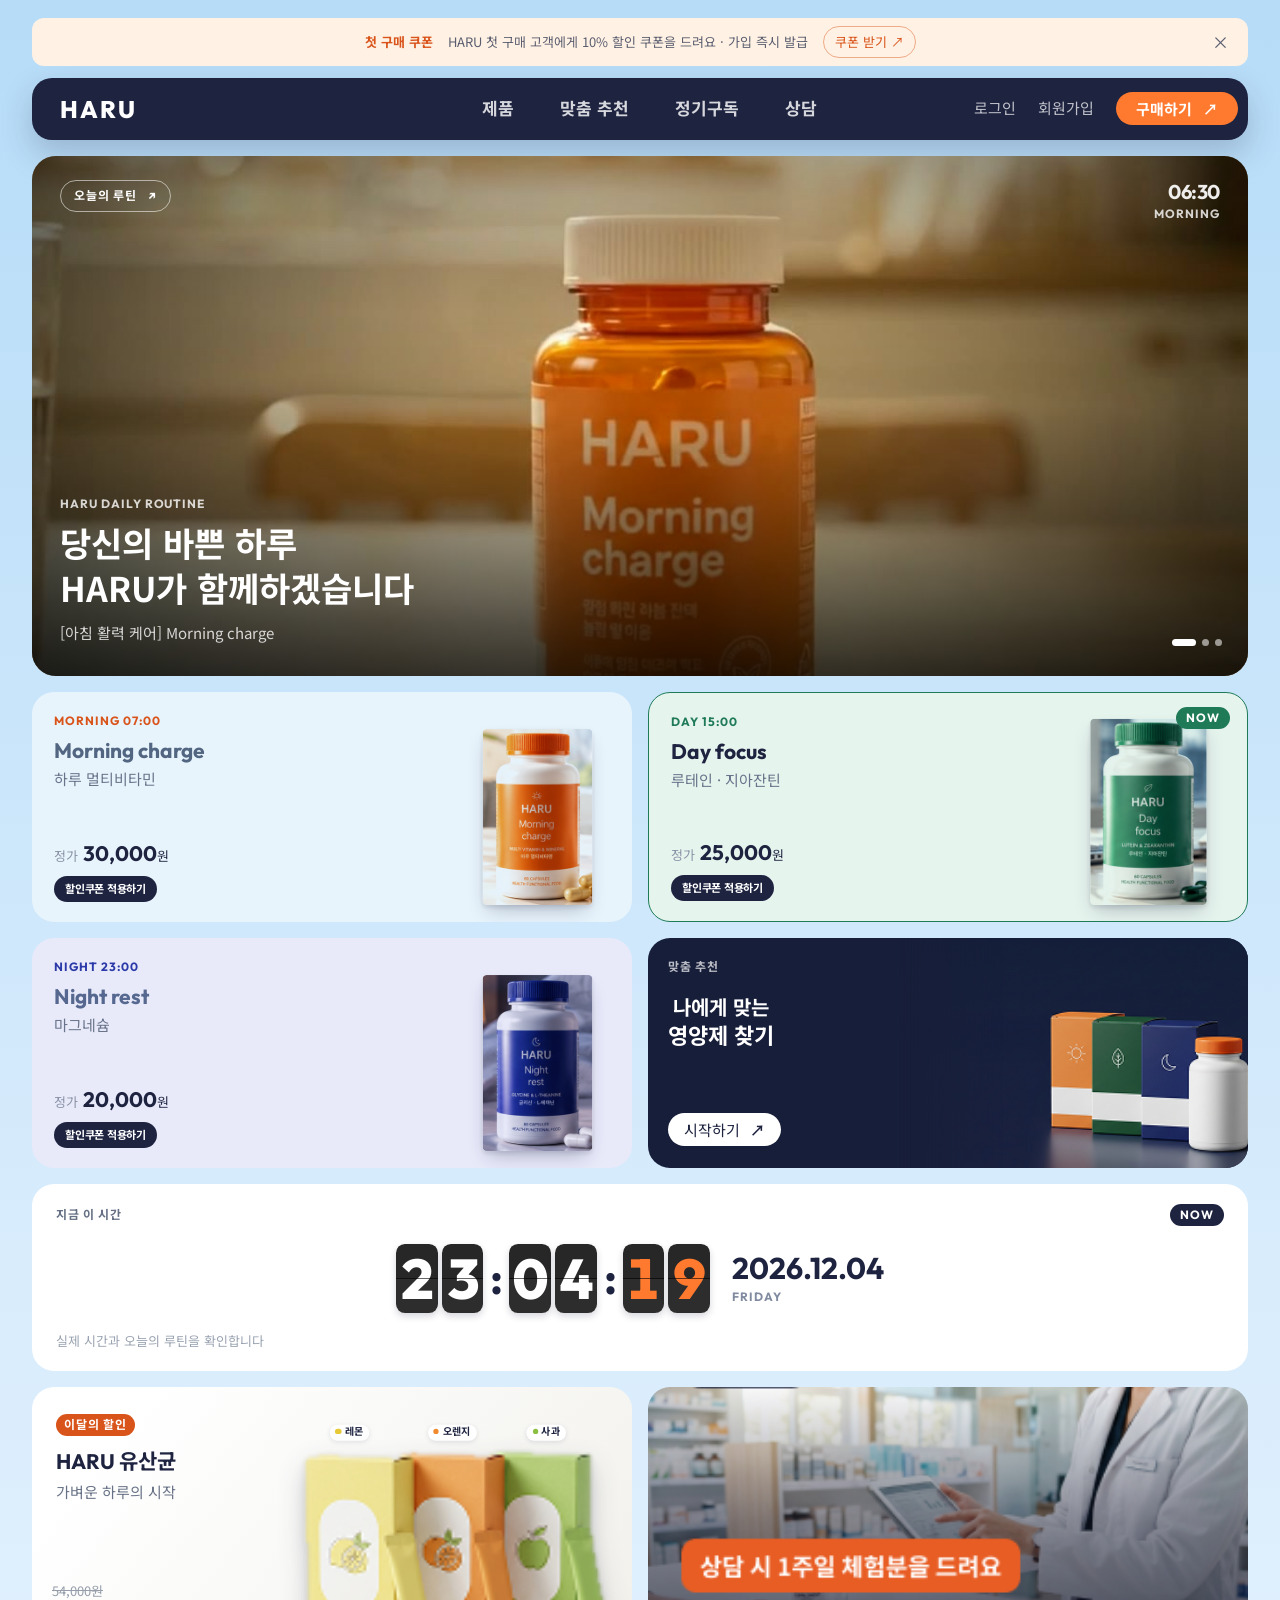
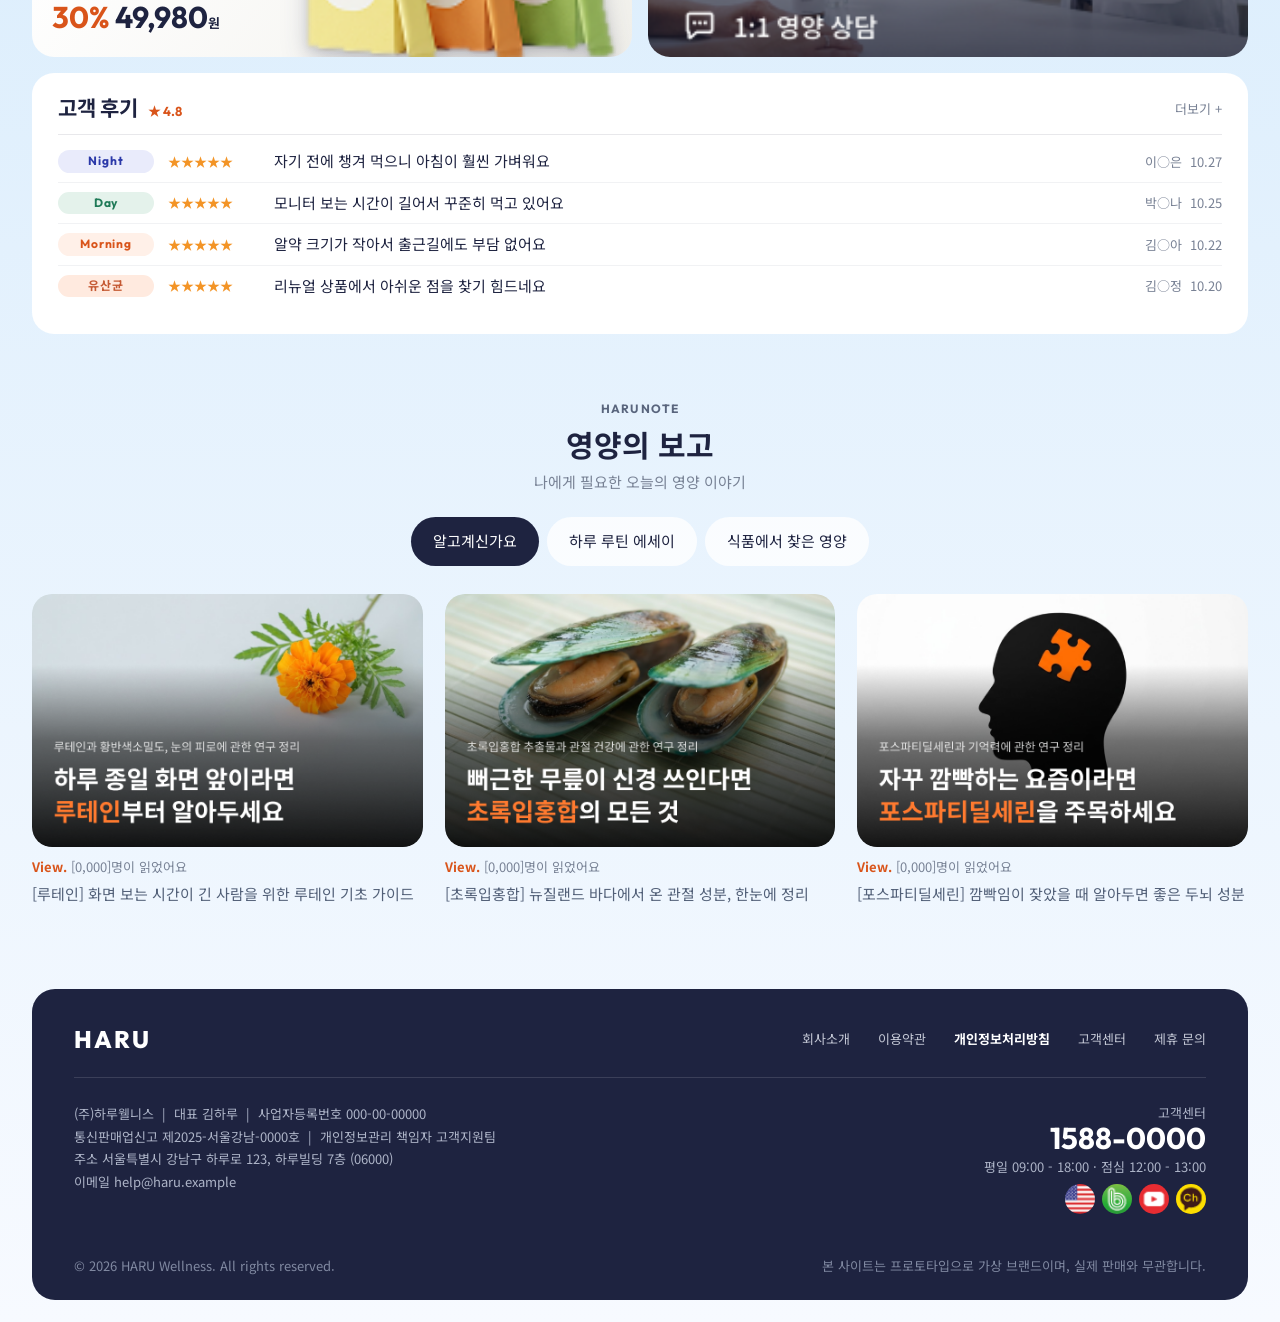
<file: index.html>
<!doctype html>
<html lang="ko">
<head>
  <meta charset="utf-8">
  <meta name="viewport" content="width=device-width, initial-scale=1">
  <meta name="theme-color" content="#c9e6fb">
  <meta name="description" content="하루의 리듬을 위한 맞춤 영양 루틴, HARU">
  <title>HARU — 당신의 하루, 시간마다 필요한 한 알</title>
  <link rel="preconnect" href="https://fonts.googleapis.com">
  <link rel="preconnect" href="https://fonts.gstatic.com" crossorigin>
  <link href="https://fonts.googleapis.com/css2?family=Outfit:wght@500;700;800&family=Noto+Sans+KR:wght@400;500;700&display=swap" rel="stylesheet">
  <link rel="stylesheet" href="https://cdnjs.cloudflare.com/ajax/libs/font-awesome/6.5.2/css/all.min.css" crossorigin="anonymous" referrerpolicy="no-referrer">
  <link rel="stylesheet" href="styles.css">
  <script src="script.js" defer></script>
  <script src="nav.js" defer></script>
  <script src="product-detail.js" defer></script>
  <script src="dialogs.js" defer></script>
</head>
<body>
  <div class="announcement">
    <span><strong>첫 구매 쿠폰</strong><span>HARU 첫 구매 고객에게 10% 할인 쿠폰을 드려요 · 가입 즉시 발급</span></span>
    <a href="#products">쿠폰 받기 <span aria-hidden="true">↗</span></a>
    <button class="announcement-close" type="button" aria-label="공지 닫기">×</button>
  </div>

  <header class="site-header shell">
    <a class="wordmark" href="#top" aria-label="HARU 홈">HARU</a>
    <button class="menu-toggle" type="button" aria-expanded="false" aria-controls="main-nav" aria-label="메뉴 열기"><i></i><i></i></button>
    <nav id="main-nav" class="main-nav" aria-label="주 메뉴">
      <a href="#products">제품</a><a href="#recommend" data-dialog-open="recommend-dialog" aria-haspopup="dialog">맞춤 추천</a><a href="#routine" data-dialog-open="subscribe-dialog" aria-haspopup="dialog">정기구독</a><a href="#consult" data-dialog-open="consult-dialog" aria-haspopup="dialog">상담</a><a class="nav-mobile-only" href="login.html">로그인</a><a class="nav-mobile-only" href="signup.html">회원가입</a>
    </nav>
    <div class="header-actions"><a href="login.html">로그인</a><a href="signup.html">회원가입</a><a class="outline-button" href="#products" data-dialog-open="shop-dialog" aria-haspopup="dialog">구매하기 <span>↗</span></a></div>
  </header>

  <main id="top" class="shell">
    <section class="hero-grid" aria-label="HARU 하루 영양 루틴">
      <a class="hero-card" href="#products">
        <video class="hero-video" autoplay muted loop playsinline poster="images/video/haru_hero_poster.jpg" aria-label="하루를 보내는 직장인과 HARU 제품">
          <source src="images/video/haru_hero.mp4?v=2" type="video/mp4">
        </video>
        <div class="hero-shade"></div>
        <span class="eyebrow hero-label">오늘의 루틴 <span>↗</span></span>
        <div class="hero-time" data-scene-clock><strong data-scene-time>06:30</strong><span data-scene-label>MORNING</span></div>
        <div class="hero-copy"><span class="eyebrow">HARU DAILY ROUTINE</span><h1>당신의 바쁜 하루<br>HARU가 함께하겠습니다</h1><p data-scene-care>[아침 활력 케어] Morning charge</p></div>
        <span class="hero-pagination" aria-hidden="true"><i></i><i></i><i></i></span>
      </a>

      <div class="hero-side">
        <div class="product-tile morning" data-detail="morning-charge" data-scene-at="3.3">
          <button class="tile-open" type="button" aria-expanded="false" aria-controls="detail-morning-charge" aria-label="Morning charge 상세 보기"></button>
          <div class="tile-summary"><span class="eyebrow">MORNING 07:00</span><h2>Morning charge</h2><p>하루 멀티비타민</p><p class="tile-price"><span>정가</span> <b>30,000</b>원</p><a class="coupon-btn" href="#products">할인쿠폰 적용하기</a></div><img src="images/products/bottle_morning.png" alt="HARU Morning charge">
          <section class="tile-detail" id="detail-morning-charge" aria-label="Morning charge 상세" hidden>
            <button class="detail-close" type="button" aria-label="상세 닫기">×</button>
             <header class="detail-head">
              <span class="eyebrow">MORNING 07:00</span>
              <h2>Morning charge</h2>
              <i class="detail-bar" aria-hidden="true"><b></b><b></b><b></b></i>
              <p class="detail-sub">아침 루틴 멀티비타민 · 미네랄</p>
            </header>
            <p class="detail-lead">알람이 울리고 하루가 시작되는 시간. 바쁜 아침에도 한 알로 기본을 챙길 수 있도록, 에너지 대사에 필요한 <strong>비타민 B군</strong>과 <strong>비타민 C·D, 아연</strong>을 한 캡슐에 담았습니다.</p>
            <div class="detail-check">
              <h3><i class="fa-solid fa-clipboard-check" aria-hidden="true"></i>아침에 Morning charge를 챙기는 이유</h3>
              <ul>
                <li><i class="fa-solid fa-bolt" aria-hidden="true"></i>비타민 B1·B2, 탄수화물과 에너지 대사, 체내 에너지 생성에 필요</li>
                <li><i class="fa-solid fa-shield-heart" aria-hidden="true"></i>비타민 C, 유해산소로부터 세포를 보호하는 데 필요</li>
                <li><i class="fa-solid fa-shield-halved" aria-hidden="true"></i>아연, 정상적인 면역 기능에 필요</li>
              </ul>
              <p class="detail-source">[출처] 식품의약품안전처, 건강기능식품 기능성 원료 &lt;비타민 B1·B2·C, 아연&gt;</p>
            </div>
            
            
            <figure class="detail-visual">
              <img class="detail-bottle" src="images/products/bottle_morning.png" alt="">
              <img class="detail-photo" src="images/details/morning_kitchen.jpg" alt="아침 식탁 위의 Morning charge">
            </figure>
            <footer class="detail-foot">
              <p class="tile-price"><span>정가</span> <b>30,000</b>원</p>
              <a class="coupon-btn" href="#products">할인쿠폰 적용하기</a>
              <a class="detail-shop" href="#products">공식 쇼핑몰 바로 가기 <span aria-hidden="true">↗</span></a>
            </footer>
          </section>
        </div>
        <div class="product-tile day" data-detail="day-focus" data-scene-at="11">
          <button class="tile-open" type="button" aria-expanded="false" aria-controls="detail-day-focus" aria-label="Day focus 상세 보기"></button>
          <div class="tile-summary"><span class="eyebrow">DAY 15:00</span><h2>Day focus</h2><p>루테인 · 지아잔틴</p><p class="tile-price"><span>정가</span> <b>25,000</b>원</p><a class="coupon-btn" href="#products">할인쿠폰 적용하기</a></div><span class="new-badge">NOW</span><img src="images/products/bottle_day.png" alt="HARU Day focus">
          <section class="tile-detail" id="detail-day-focus" aria-label="Day focus 상세" hidden>
            <button class="detail-close" type="button" aria-label="상세 닫기">×</button>
            <header class="detail-head">
              <span class="eyebrow">DAY 15:00</span>
              <h2>Day focus</h2>
              <i class="detail-bar" aria-hidden="true"><b></b><b></b><b></b></i>
              <p class="detail-sub">화면 앞의 오후를 위한 루테인 · 지아잔틴</p>
            </header>
            <p class="detail-lead">모니터 앞에서 보내는 긴 오후. 하루 종일 화면을 보는 눈을 위해 <strong>마리골드꽃추출물 루테인</strong>과 <strong>비타민 A</strong>를 하루 한 캡슐로 챙길 수 있게 했습니다.</p>
            <div class="detail-check">
              <h3><i class="fa-solid fa-clipboard-check" aria-hidden="true"></i>오후에 Day focus를 챙기는 이유</h3>
              <ul>
                <li><i class="fa-solid fa-eye" aria-hidden="true"></i>루테인, 노화로 인해 감소될 수 있는 황반색소밀도를 유지하여 눈 건강에 도움을 줄 수 있음</li>
                <li><i class="fa-solid fa-moon" aria-hidden="true"></i>비타민 A, 어두운 곳에서 시각 적응을 위해 필요</li>
                <li><i class="fa-solid fa-capsules" aria-hidden="true"></i>하루 한 캡슐, 점심 식사 후 물과 함께</li>
              </ul>
              <p class="detail-source">[출처] 식품의약품안전처, 건강기능식품 기능성 원료 &lt;루테인, 비타민 A&gt;</p>
            </div>
            <figure class="detail-visual">
              <img class="detail-bottle" src="images/products/bottle_day.png" alt="">
              <img class="detail-photo" src="images/details/day_marigold.jpg" alt="루테인 원료인 마리골드 꽃">
            </figure>
            <footer class="detail-foot">
              <p class="tile-price"><span>정가</span> <b>25,000</b>원</p>
              <a class="coupon-btn" href="#products">할인쿠폰 적용하기</a>
              <a class="detail-shop" href="#products">공식 쇼핑몰 바로 가기 <span aria-hidden="true">↗</span></a>
            </footer>
          </section>
        </div>
        <div class="product-tile night" data-detail="night-rest" data-scene-at="20">
          <button class="tile-open" type="button" aria-expanded="false" aria-controls="detail-night-rest" aria-label="Night rest 상세 보기"></button>
          <div class="tile-summary"><span class="eyebrow">NIGHT 23:00</span><h2>Night rest</h2><p>마그네슘</p><p class="tile-price"><span>정가</span> <b>20,000</b>원</p><a class="coupon-btn" href="#products">할인쿠폰 적용하기</a></div><img src="images/products/bottle_night.png" alt="HARU Night rest">
          <section class="tile-detail" id="detail-night-rest" aria-label="Night rest 상세" hidden>
            <button class="detail-close" type="button" aria-label="상세 닫기">×</button>
            <header class="detail-head">
              <span class="eyebrow">NIGHT 23:00</span>
              <h2>Night rest</h2>
              <i class="detail-bar" aria-hidden="true"><b></b><b></b><b></b></i>
              <p class="detail-sub">하루를 마무리하는 마그네슘</p>
            </header>
            <p class="detail-lead">바쁘게 움직인 하루 끝, 식사만으로 챙기기 어려운 <strong>마그네슘</strong>을 <strong>하루 한 알</strong>로 간편하게 채울 수 있도록 담았습니다.</p>
            <div class="detail-check">
              <h3><i class="fa-solid fa-clipboard-check" aria-hidden="true"></i>Night rest가 다른 이유</h3>
              <ul>
                <li><i class="fa-solid fa-dumbbell" aria-hidden="true"></i>신경과 근육 기능 유지에 필요한 마그네슘</li>
                <li><i class="fa-solid fa-bolt" aria-hidden="true"></i>에너지 이용에 필요한 마그네슘</li>
                <li><i class="fa-solid fa-wheat-awn" aria-hidden="true"></i>견과류·곡류를 자주 챙기기 어려운 식단이라면</li>
                <li><i class="fa-solid fa-moon" aria-hidden="true"></i>하루를 마무리하는 밤, 한 알로 간편하게</li>
              </ul>
              <p class="detail-source">[출처] 식품의약품안전처, 건강기능식품 기능성원료 &lt;마그네슘&gt;</p>
            </div>
            <figure class="detail-visual">
              <img class="detail-bottle" src="images/products/bottle_night.png" alt="">
              <img class="detail-photo" src="images/details/night_bed.jpg" alt="잠자리에 드는 모습">
            </figure>
            <footer class="detail-foot">
              <p class="tile-price"><span>정가</span> <b>20,000</b>원</p>
              <a class="coupon-btn" href="#products">할인쿠폰 적용하기</a>
              <a class="detail-shop" href="#products">공식 쇼핑몰 바로 가기 <span aria-hidden="true">↗</span></a>
            </footer>
          </section>
        </div>
        <a class="recommend-tile" href="#recommend" data-dialog-open="recommend-dialog" aria-haspopup="dialog"><div><span class="eyebrow">맞춤 추천</span><h2>나에게 맞는<br><span class="rec-strong">영양제 찾기</span></h2><span class="pill-link">시작하기 <b>↗</b></span></div><img src="images/products/box_set.png" alt="HARU 세 가지 시간대별 제품 박스"></a>
        <div class="clock-card" id="routine"><div class="clock-top"><span class="eyebrow">지금 이 시간</span><span class="now-badge">NOW</span></div><div class="clock-bottom"><time class="digital-clock" aria-label="현재 시각" data-clock><span class="flip-group"><span class="flip" data-flip>1</span><span class="flip" data-flip>5</span></span><b>:</b><span class="flip-group"><span class="flip" data-flip>0</span><span class="flip" data-flip>3</span></span><b>:</b><span class="flip-group seconds"><span class="flip" data-flip>0</span><span class="flip" data-flip>0</span></span></time><div class="date-block"><strong data-date>2026.10.28</strong><span data-weekday>WEDNESDAY</span></div></div><p>실제 시간과 오늘의 루틴을 확인합니다</p></div>
      </div>
    </section>

    <section class="quick-grid" id="products" aria-label="제품과 고객 후기">
      <a class="deal-card" href="#recommend"><span class="deal-tag">이달의 할인</span><h2>HARU 유산균</h2><p>가벼운 하루의 시작</p><div class="price"><del>54,000원</del><strong>30%</strong><b>49,980<small>원</small></b></div><div class="deal-visual"><img src="images/products/gut_balance.png" alt="HARU 유산균 레몬·오렌지·사과 3가지 맛"><ul class="deal-flavors"><li class="lemon">레몬</li><li class="orange">오렌지</li><li class="apple">사과</li></ul></div></a>
      <div class="review-card"><div class="review-heading"><h2>고객 후기 <span>★ 4.8</span></h2><a href="#footer">더보기 +</a></div><ul class="review-list"><li><span class="review-kind">Night</span><span class="stars">★★★★★</span><p>자기 전에 챙겨 먹으니 아침이 훨씬 가벼워요</p><small>이○은&nbsp; 10.27</small></li><li><span class="review-kind green">Day</span><span class="stars">★★★★★</span><p>모니터 보는 시간이 길어서 꾸준히 먹고 있어요</p><small>박○나&nbsp; 10.25</small></li><li><span class="review-kind orange">Morning</span><span class="stars">★★★★★</span><p>알약 크기가 작아서 출근길에도 부담 없어요</p><small>김○아&nbsp; 10.22</small></li><li><span class="review-kind peach">유산균</span><span class="stars">★★★★★</span><p>리뉴얼 상품에서 아쉬운 점을 찾기 힘드네요</p><small>김○정&nbsp; 10.20</small></li></ul></div>
      <a class="consult-card" id="consult" href="mailto:help@haru.example" data-dialog-open="consult-dialog" aria-haspopup="dialog"><img src="images/consult.png" alt=""><span class="consult-chip sr-only">상담 / 문의</span><div class="consult-copy sr-only"><strong>상담 시 주의할 점을 알려드려요</strong><span>◉ 1:1 영양 상담</span><span>🟡 카카오톡 채널</span></div></a>
    </section>

    <section class="journal-section" id="recommend">
      <div class="section-heading"><span class="eyebrow">HARU NOTE</span><h2>영양의 보고</h2><p>나에게 필요한 오늘의 영양 이야기</p></div>
      <div class="filter-tabs" role="group" aria-label="콘텐츠 분류"><button class="active" type="button" aria-pressed="true">알고계신가요</button><button type="button" aria-pressed="false">하루 루틴 에세이</button><button type="button" aria-pressed="false">식품에서 찾은 영양</button></div>
      <div class="article-grid">
        <a class="article-card article-lutein" href="#footer"><div class="article-visual"><img src="images/journal/lutein.png" alt="" loading="lazy"></div><div class="article-body sr-only"><span class="eyebrow">루테인과 눈 건강의 관계</span><h3>하루 종일 화면 앞이라면<br><em>루테인</em>부터 알아두세요</h3></div><p><strong>View.</strong> [0,000]명이 읽었어요</p><div class="article-desc">[루테인] 화면 보는 시간이 긴 사람을 위한 루테인 기초 가이드</div></a>
        <a class="article-card article-joint" href="#footer"><div class="article-visual"><img src="images/journal/joint.png" alt="" loading="lazy"></div><div class="article-body sr-only"><span class="eyebrow">초록입홍합 속 영양 이야기</span><h3>뻐근한 무릎이 신경 쓰인다면<br><em>초록입홍합</em>의 모든 것</h3></div><p><strong>View.</strong> [0,000]명이 읽었어요</p><div class="article-desc">[초록입홍합] 뉴질랜드 바다에서 온 관절 성분, 한눈에 정리</div></a>
        <a class="article-card article-focus" href="#footer"><div class="article-visual"><img src="images/journal/focus.png" alt="" loading="lazy"></div><div class="article-body sr-only"><span class="eyebrow">편안한 밤을 만드는 습관</span><h3>자꾸 깜빡하는 요즘이라면<br><em>포스파티딜세린</em>을 주목하세요</h3></div><p><strong>View.</strong> [0,000]명이 읽었어요</p><div class="article-desc">[포스파티딜세린] 깜빡임이 잦았을 때 알아두면 좋은 두뇌 성분</div></a>
      </div>
    </section>
  </main>

  <footer class="site-footer shell" id="footer"><div class="footer-top"><a class="wordmark" href="#top">HARU</a><nav aria-label="회사 정보"><a href="#footer">회사소개</a><a href="#footer">이용약관</a><a href="#footer"><strong>개인정보처리방침</strong></a><a href="#consult">고객센터</a><a href="#products">제휴 문의</a></nav></div><div class="footer-content"><div><p>(주)하루웰니스&nbsp; |&nbsp; 대표 김하루&nbsp; |&nbsp; 사업자등록번호 000-00-00000</p><p>통신판매업신고 제2025-서울강남-0000호&nbsp; |&nbsp; 개인정보관리 책임자 고객지원팀</p><p>주소 서울특별시 강남구 하루로 123, 하루빌딩 7층 (06000)</p><p>이메일 <a href="mailto:help@haru.example">help@haru.example</a></p></div><div class="footer-contact"><span>고객센터</span><strong>1588-0000</strong><p>평일 09:00 - 18:00 · 점심 12:00 - 13:00</p><div class="socials" aria-label="소셜 미디어"><a href="#footer" aria-label="글로벌 사이트"><img src="images/sns/global.png" alt=""></a><a href="#footer" aria-label="네이버 밴드"><img src="images/sns/band.png" alt=""></a><a href="#footer" aria-label="유튜브"><img src="images/sns/youtube.png" alt=""></a><a href="#footer" aria-label="카카오톡 채널"><img src="images/sns/kakao.png" alt=""></a></div></div></div><div class="footer-bottom"><span>© 2026 HARU Wellness. All rights reserved.</span><span>본 사이트는 프로토타입으로 가상 브랜드이며, 실제 판매와 무관합니다.</span></div></footer>

  <!-- 맞춤 추천 신청: '나에게 맞는 영양제 찾기'를 누르면 열림 (recommend.js) -->
  <dialog class="rec-dialog" id="recommend-dialog" aria-labelledby="rec-title">
    <form class="rec-form" method="dialog" novalidate>
      <button class="rec-close" type="button" data-rec-close aria-label="닫기">×</button>
      <header class="rec-head">
        <span class="eyebrow">맞춤 추천</span>
        <h2 id="rec-title">나에게 맞는 영양제 찾기</h2>
        <p>몇 가지만 알려 주시면 전문 약사가 확인 후 개별로 안내해 드립니다.</p>
      </header>

      <div class="rec-grid">
        <label class="rec-field"><span>이름 <em>*</em></span><input name="name" type="text" autocomplete="name" required placeholder="홍길동"></label>
        <label class="rec-field"><span>나이 <em>*</em></span><input name="age" type="number" inputmode="numeric" min="1" max="120" required placeholder="35"></label>

        <fieldset class="rec-field rec-span">
          <legend>성별 <em>*</em></legend>
          <div class="rec-choices">
            <label><input type="radio" name="gender" value="female" required><span>여성</span></label>
            <label><input type="radio" name="gender" value="male"><span>남성</span></label>
          </div>
        </fieldset>

        <label class="rec-field"><span>키 <em>*</em></span><span class="rec-unit"><input name="height" type="number" inputmode="decimal" min="50" max="250" step="0.1" required placeholder="165"><i>cm</i></span></label>
        <label class="rec-field"><span>몸무게 <em>*</em></span><span class="rec-unit"><input name="weight" type="number" inputmode="decimal" min="10" max="300" step="0.1" required placeholder="58"><i>kg</i></span></label>

        <fieldset class="rec-field rec-span">
          <legend>관심 있는 건강 고민 <small>(여러 개 선택)</small></legend>
          <div class="rec-choices">
            <label><input type="checkbox" name="concern" value="fatigue"><span>피로·활력</span></label>
            <label><input type="checkbox" name="concern" value="eye"><span>눈 건강</span></label>
            <label><input type="checkbox" name="concern" value="sleep"><span>수면·긴장</span></label>
            <label><input type="checkbox" name="concern" value="gut"><span>장 건강</span></label>
            <label><input type="checkbox" name="concern" value="immune"><span>면역</span></label>
          </div>
        </fieldset>

        <label class="rec-field rec-span"><span>복용 중인 약·영양제</span><textarea name="medication" rows="3" placeholder="예) 혈압약(아침 1알), 오메가3 · 없으면 비워 두세요"></textarea><small>약과 함께 먹으면 안 되는 성분이 있는지 약사가 확인해 드려요.</small></label>

        <label class="rec-field rec-span"><span>연락처 <em>*</em></span><input name="phone" type="tel" inputmode="tel" autocomplete="tel" required pattern="01[016789]-?\d{3,4}-?\d{4}" placeholder="010-1234-5678"></label>
      </div>

      <fieldset class="rec-terms">
        <legend>개인정보 동의</legend>
        <label class="rec-terms-all"><input type="checkbox" data-rec-all><span>아래 내용에 모두 동의합니다</span></label>
        <div class="rec-term">
          <label><input type="checkbox" name="agree-privacy" required><span><em>[필수]</em> 개인정보 수집·이용 동의</span></label>
          <button class="rec-term-more" type="button" aria-expanded="false" aria-controls="rec-term-privacy">보기</button>
          <dl class="rec-term-body" id="rec-term-privacy" hidden>
            <dt>수집 항목</dt><dd>이름, 나이, 성별, 연락처</dd>
            <dt>이용 목적</dt><dd>맞춤 상담 안내 및 연락</dd>
            <dt>보유 기간</dt><dd>상담 완료 후 1년</dd>
          </dl>
        </div>
        <div class="rec-term">
          <label><input type="checkbox" name="agree-health" required><span><em>[필수]</em> 건강정보(민감정보) 처리 동의</span></label>
          <button class="rec-term-more" type="button" aria-expanded="false" aria-controls="rec-term-health">보기</button>
          <dl class="rec-term-body" id="rec-term-health" hidden>
            <dt>수집 항목</dt><dd>키, 몸무게, 복용 중인 약·영양제, 건강 고민</dd>
            <dt>이용 목적</dt><dd>약사의 맞춤 영양제 추천 및 복용 주의 안내</dd>
            <dt>보유 기간</dt><dd>상담 완료 후 1년</dd>
          </dl>
        </div>
        <p class="rec-terms-note">동의를 거부할 수 있으며, 거부하시면 맞춤 상담 신청이 제한됩니다.</p>
      </fieldset>

      <p class="rec-error" role="alert" hidden></p>
      <button class="rec-submit" type="submit">상담 신청하기</button>
    </form>

    <div class="rec-done" hidden>
      <button class="rec-close" type="button" data-rec-close aria-label="닫기">×</button>
      <i class="fa-solid fa-user-doctor" aria-hidden="true"></i>
      <h2 tabindex="-1">신청이 완료됐어요</h2>
      <p>잠시 기다리시면 <strong>전문 약사</strong>가 남겨 주신 연락처로<br><strong>개별 문의 안내</strong>를 드립니다.</p>
      <small>평일 09:00 - 18:00 순차 연락 · 시연용 화면으로 실제 신청은 접수되지 않습니다.</small>
      <button class="rec-submit" type="button" data-rec-close>확인</button>
    </div>
  </dialog>

  <!-- 정기구독 신청: 헤더 '정기구독'을 누르면 열림 (dialogs.js) — 할인율은 data-discount(%) -->
  <dialog class="rec-dialog" id="subscribe-dialog" aria-labelledby="sub-title">
    <form class="rec-form sub-form" method="dialog" novalidate>
      <button class="rec-close" type="button" data-rec-close aria-label="닫기">×</button>
      <header class="rec-head">
        <span class="eyebrow">정기구독</span>
        <h2 id="sub-title">원하는 주기로, 더 저렴하게</h2>
        <p>제품과 배송 주기를 고르면 정기구독 할인이 바로 적용돼요. 다음 배송 전까지 언제든 해지할 수 있어요.</p>
      </header>

      <fieldset class="rec-field">
        <legend>제품 선택 <em>*</em> <small>(여러 개 선택)</small></legend>
        <div class="sub-products">
          <label><input type="checkbox" name="product" value="Morning charge" data-price="30000"><img src="images/products/bottle_morning.png" alt=""><b>Morning charge</b><span>멀티비타민</span><strong>30,000원</strong></label>
          <label><input type="checkbox" name="product" value="Day focus" data-price="25000"><img src="images/products/bottle_day.png" alt=""><b>Day focus</b><span>루테인·지아잔틴</span><strong>25,000원</strong></label>
          <label><input type="checkbox" name="product" value="Night rest" data-price="20000"><img src="images/products/bottle_night.png" alt=""><b>Night rest</b><span>마그네슘</span><strong>20,000원</strong></label>
        </div>
        <small>1개월분 정가 기준</small>
      </fieldset>

      <fieldset class="rec-field sub-cycle-field">
        <legend>배송 주기 <em>*</em></legend>
        <div class="sub-cycles">
          <label><input type="radio" name="cycle" value="1" data-discount="10" required checked><span><b>1개월마다</b><small>1개월분씩 배송</small><em>10% 할인</em></span></label>
          <label><input type="radio" name="cycle" value="3" data-discount="15"><span><b>3개월마다</b><small>3개월분씩 배송</small><em>15% 할인</em></span></label>
          <label><input type="radio" name="cycle" value="5" data-discount="20"><span><b>5개월마다</b><small>5개월분씩 배송</small><em>20% 할인</em></span></label>
        </div>
      </fieldset>

      <dl class="sub-summary" aria-live="polite">
        <div><dt>정가</dt><dd data-sub-list>0원</dd></div>
        <div><dt>정기구독 할인 <span data-sub-rate>10%</span></dt><dd class="minus" data-sub-off>-0원</dd></div>
        <div class="total"><dt>회당 결제 금액</dt><dd data-sub-total>0원</dd></div>
      </dl>

      <div class="rec-grid sub-ship">
        <label class="rec-field"><span>받는 분 <em>*</em></span><input name="name" type="text" autocomplete="name" required placeholder="홍길동"></label>
        <label class="rec-field"><span>연락처 <em>*</em></span><input name="phone" type="tel" inputmode="tel" autocomplete="tel" required pattern="01[016789]-?\d{3,4}-?\d{4}" placeholder="010-1234-5678"></label>
        <label class="rec-field rec-span"><span>배송지 <em>*</em></span><input name="address" type="text" autocomplete="street-address" required placeholder="서울시 강남구 하루로 123, 7층"></label>
      </div>

      <fieldset class="rec-terms">
        <legend>개인정보 동의</legend>
        <div class="rec-term">
          <label><input type="checkbox" name="agree-privacy" required><span><em>[필수]</em> 개인정보 수집·이용 동의</span></label>
          <button class="rec-term-more" type="button" aria-expanded="false" aria-controls="sub-term-privacy">보기</button>
          <dl class="rec-term-body" id="sub-term-privacy" hidden>
            <dt>수집 항목</dt><dd>받는 분 이름, 연락처, 배송지</dd>
            <dt>이용 목적</dt><dd>정기구독 상품 배송 및 배송 안내</dd>
            <dt>보유 기간</dt><dd>구독 해지 후 5년 (전자상거래법에 따른 보관)</dd>
          </dl>
        </div>
        <p class="rec-terms-note">동의를 거부할 수 있으며, 거부하시면 정기구독 신청이 제한됩니다.</p>
      </fieldset>

      <p class="rec-error" role="alert" hidden></p>
      <button class="rec-submit" type="submit">정기구독 신청하기</button>
    </form>

    <div class="rec-done" hidden>
      <button class="rec-close" type="button" data-rec-close aria-label="닫기">×</button>
      <i class="fa-solid fa-box-open" aria-hidden="true"></i>
      <h2 tabindex="-1">정기구독 신청이 완료됐어요</h2>
      <p data-sub-done></p>
      <small>시연용 화면으로 실제 신청·결제는 이루어지지 않습니다.</small>
      <button class="rec-submit" type="button" data-rec-close>확인</button>
    </div>
  </dialog>

  <!-- 상담 안내: 헤더 '상담'을 누르면 열림 (dialogs.js) -->
  <dialog class="rec-dialog consult-dialog" id="consult-dialog" aria-labelledby="consult-title">
    <div class="rec-done consult-body">
      <button class="rec-close" type="button" data-rec-close aria-label="닫기">×</button>
      <i class="fa-solid fa-headset" aria-hidden="true"></i>
      <h2 id="consult-title" tabindex="-1">무엇이든 편하게 물어보세요</h2>
      <p>제품·복용법·정기구독 문의는 카카오톡이나 전화로 상담해 드려요.</p>
      <div class="consult-actions">
        <!-- 실제 채널이 생기면 href를 https://pf.kakao.com/_채널ID/chat 으로 바꾸면 됨 -->
        <a class="consult-kakao" href="#consult" data-consult-kakao><i class="fa-solid fa-comment" aria-hidden="true"></i><span><b>카카오톡 상담</b><small>카카오톡에서 'HARU' 채널 검색</small></span></a>
        <a class="consult-tel" href="tel:1588-0000"><i class="fa-solid fa-phone" aria-hidden="true"></i><span><b>1588-0000</b><small>전화 상담</small></span></a>
      </div>
      <p class="consult-hours">평일 09:00 - 18:00 · 점심 12:00 - 13:00 · 주말·공휴일 휴무</p>
      <button class="consult-rec" type="button" data-dialog-open="recommend-dialog">약사 1:1 맞춤 상담 신청하기 <span aria-hidden="true">↗</span></button>
    </div>
  </dialog>

  <!-- 구매하기 안내: 헤더 '구매하기'를 누르면 열림 (dialogs.js) — 쇼핑몰이 생기면 버튼 href에 주소를 넣으면 됨 -->
  <dialog class="rec-dialog consult-dialog" id="shop-dialog" aria-labelledby="shop-title">
    <div class="rec-done">
      <button class="rec-close" type="button" data-rec-close aria-label="닫기">×</button>
      <i class="fa-solid fa-bag-shopping" aria-hidden="true"></i>
      <h2 id="shop-title" tabindex="-1">공식 쇼핑몰로 이동합니다</h2>
      <p>HARU 제품 구매는 공식 쇼핑몰에서 진행돼요.</p>
      <small>시연용 화면으로 실제 쇼핑몰은 연결되어 있지 않습니다.</small>
      <button class="rec-submit" type="button" data-rec-close>확인</button>
    </div>
  </dialog>
</body>
</html>
</file>
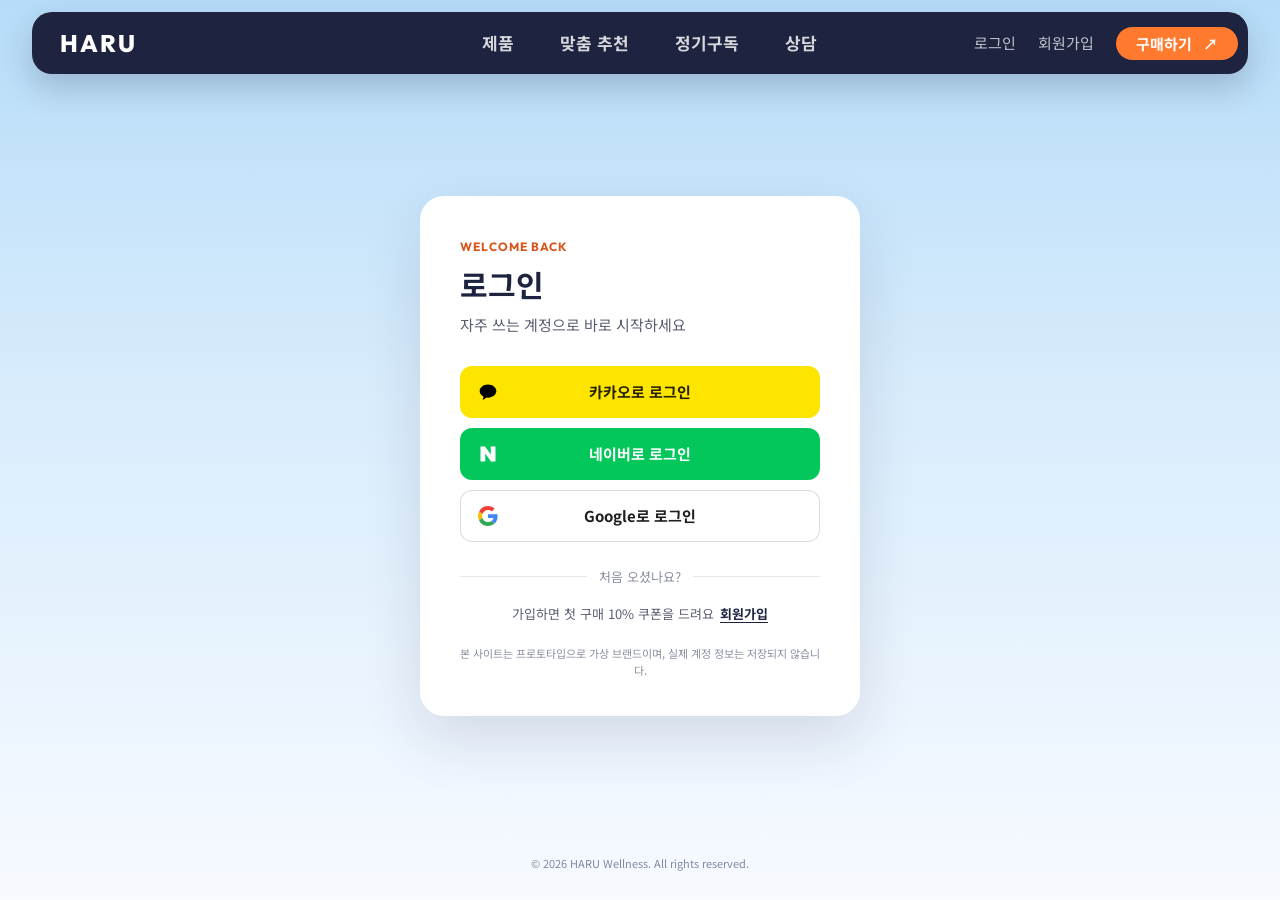
<file: login.html>
<!doctype html>
<html lang="ko">
<head>
  <meta charset="utf-8">
  <meta name="viewport" content="width=device-width, initial-scale=1">
  <meta name="theme-color" content="#c9e6fb">
  <meta name="description" content="HARU 로그인 — 카카오, 네이버, Google 계정으로 간편하게">
  <title>로그인 — HARU</title>
  <link rel="preconnect" href="https://fonts.googleapis.com">
  <link rel="preconnect" href="https://fonts.gstatic.com" crossorigin>
  <link href="https://fonts.googleapis.com/css2?family=Outfit:wght@500;700;800&family=Noto+Sans+KR:wght@400;500;700&display=swap" rel="stylesheet">
  <link rel="stylesheet" href="styles.css">
  <link rel="stylesheet" href="auth.css">
  <script src="nav.js" defer></script>
  <script src="auth.js" defer></script>
</head>
<body data-auth-mode="login">
  <header class="site-header shell">
    <a class="wordmark" href="index.html" aria-label="HARU 홈">HARU</a>
    <button class="menu-toggle" type="button" aria-expanded="false" aria-controls="main-nav" aria-label="메뉴 열기"><i></i><i></i></button>
    <nav id="main-nav" class="main-nav" aria-label="주 메뉴">
      <a href="index.html#products">제품</a><a href="index.html#recommend">맞춤 추천</a><a href="index.html#routine">정기구독</a><a href="index.html#consult">상담</a><a class="nav-mobile-only" href="login.html">로그인</a><a class="nav-mobile-only" href="signup.html">회원가입</a>
    </nav>
    <div class="header-actions"><a href="login.html" aria-current="page">로그인</a><a href="signup.html">회원가입</a><a class="outline-button" href="index.html#products">구매하기 <span>↗</span></a></div>
  </header>

  <main class="auth-main shell">
    <section class="auth-card" aria-labelledby="auth-title">
      <span class="eyebrow">WELCOME BACK</span>
      <h1 id="auth-title">로그인</h1>
      <p class="auth-lead">자주 쓰는 계정으로 바로 시작하세요</p>

      <div class="social-list">
        <button class="social-btn kakao" type="button" data-provider="kakao">
          <svg viewBox="0 0 24 24" aria-hidden="true"><path fill="#000" d="M12 3C6.48 3 2 6.54 2 10.9c0 2.8 1.86 5.27 4.66 6.67l-.95 3.48c-.08.3.26.54.52.37l4.13-2.74c.54.07 1.08.11 1.64.11 5.52 0 10-3.54 10-7.9S17.52 3 12 3z"/></svg>
          카카오로 로그인
        </button>
        <button class="social-btn naver" type="button" data-provider="naver">
          <svg viewBox="0 0 24 24" aria-hidden="true"><path fill="#fff" d="M15.3 12.6 8.4 3H3v18h5.7v-9.6l6.9 9.6H21V3h-5.7z"/></svg>
          네이버로 로그인
        </button>
        <button class="social-btn google" type="button" data-provider="google">
          <svg viewBox="0 0 48 48" aria-hidden="true"><path fill="#EA4335" d="M24 9.5c3.54 0 6.71 1.22 9.21 3.6l6.85-6.85C35.9 2.38 30.47 0 24 0 14.62 0 6.51 5.38 2.56 13.22l7.98 6.19C12.43 13.72 17.74 9.5 24 9.5z"/><path fill="#4285F4" d="M46.98 24.55c0-1.57-.15-3.09-.38-4.55H24v9.02h12.94c-.58 2.96-2.26 5.48-4.78 7.18l7.73 6c4.51-4.18 7.09-10.36 7.09-17.65z"/><path fill="#FBBC05" d="M10.53 28.59c-.48-1.45-.76-2.99-.76-4.59s.27-3.14.76-4.59l-7.98-6.19C.92 16.46 0 20.12 0 24c0 3.88.92 7.54 2.56 10.78l7.97-6.19z"/><path fill="#34A853" d="M24 48c6.48 0 11.93-2.13 15.89-5.81l-7.73-6c-2.15 1.45-4.92 2.3-8.16 2.3-6.26 0-11.57-4.22-13.47-9.91l-7.98 6.19C6.51 42.62 14.62 48 24 48z"/></svg>
          Google로 로그인
        </button>
      </div>

      <div class="auth-divider">처음 오셨나요?</div>
      <p class="auth-switch">가입하면 첫 구매 10% 쿠폰을 드려요<a href="signup.html">회원가입</a></p>
      <p class="auth-note">본 사이트는 프로토타입으로 가상 브랜드이며, 실제 계정 정보는 저장되지 않습니다.</p>
    </section>
  </main>

  <footer class="auth-footer">© 2026 HARU Wellness. All rights reserved.</footer>
  <div class="auth-toast" role="status" aria-live="polite"></div>
</body>
</html>
</file>
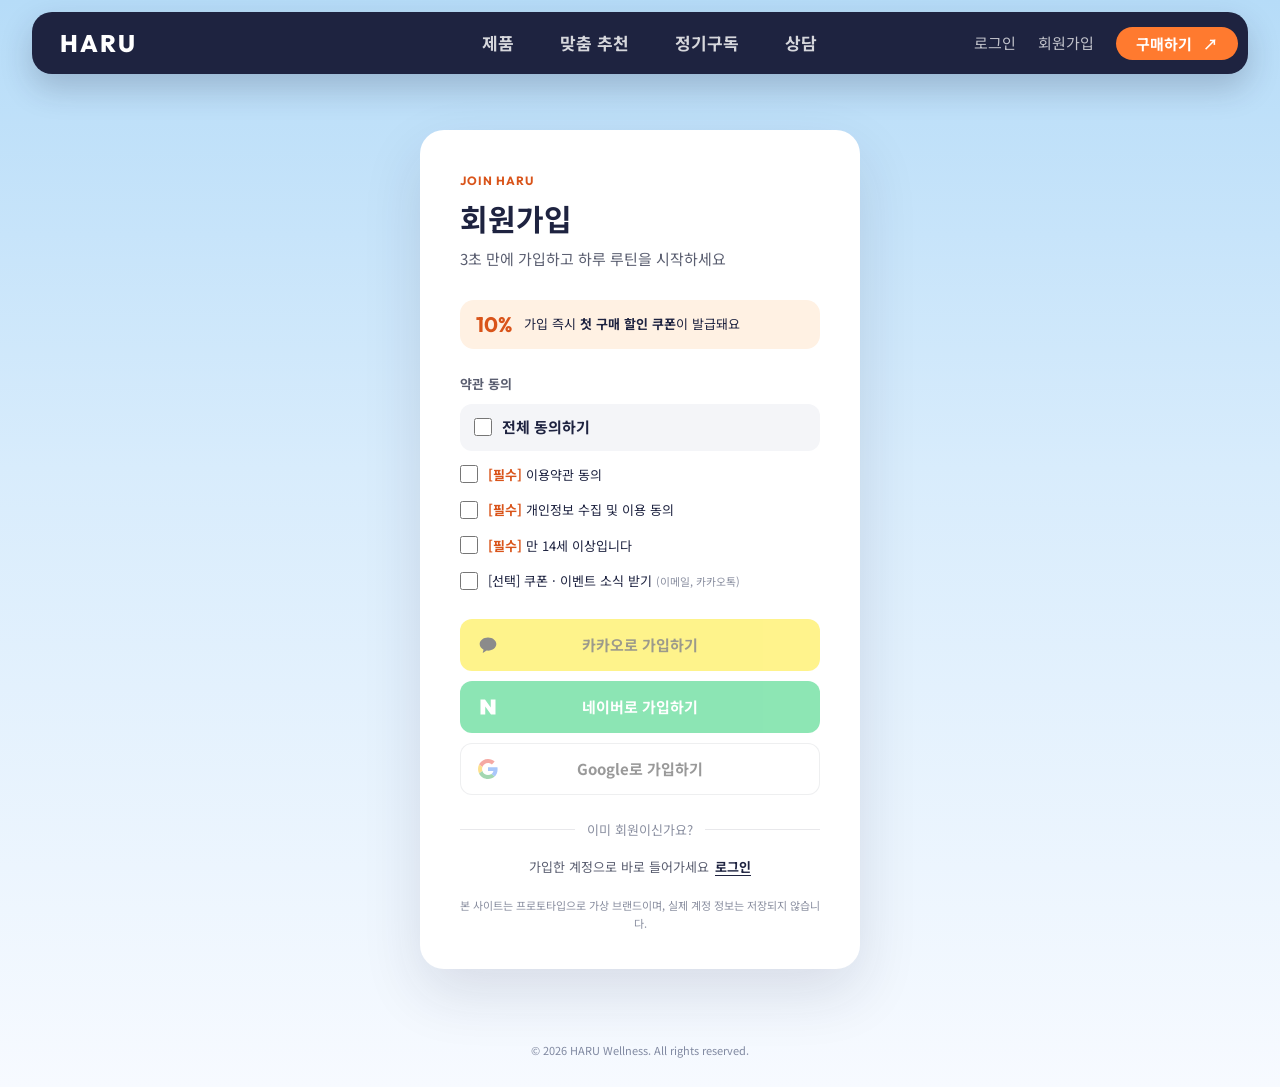
<file: signup.html>
<!doctype html>
<html lang="ko">
<head>
  <meta charset="utf-8">
  <meta name="viewport" content="width=device-width, initial-scale=1">
  <meta name="theme-color" content="#c9e6fb">
  <meta name="description" content="HARU 회원가입 — 카카오, 네이버, Google 계정으로 간편 가입">
  <title>회원가입 — HARU</title>
  <link rel="preconnect" href="https://fonts.googleapis.com">
  <link rel="preconnect" href="https://fonts.gstatic.com" crossorigin>
  <link href="https://fonts.googleapis.com/css2?family=Outfit:wght@500;700;800&family=Noto+Sans+KR:wght@400;500;700&display=swap" rel="stylesheet">
  <link rel="stylesheet" href="styles.css">
  <link rel="stylesheet" href="auth.css">
  <script src="nav.js" defer></script>
  <script src="auth.js" defer></script>
</head>
<body data-auth-mode="signup">
  <header class="site-header shell">
    <a class="wordmark" href="index.html" aria-label="HARU 홈">HARU</a>
    <button class="menu-toggle" type="button" aria-expanded="false" aria-controls="main-nav" aria-label="메뉴 열기"><i></i><i></i></button>
    <nav id="main-nav" class="main-nav" aria-label="주 메뉴">
      <a href="index.html#products">제품</a><a href="index.html#recommend">맞춤 추천</a><a href="index.html#routine">정기구독</a><a href="index.html#consult">상담</a><a class="nav-mobile-only" href="login.html">로그인</a><a class="nav-mobile-only" href="signup.html">회원가입</a>
    </nav>
    <div class="header-actions"><a href="login.html">로그인</a><a href="signup.html" aria-current="page">회원가입</a><a class="outline-button" href="index.html#products">구매하기 <span>↗</span></a></div>
  </header>

  <main class="auth-main shell">
    <section class="auth-card" aria-labelledby="auth-title">
      <span class="eyebrow">JOIN HARU</span>
      <h1 id="auth-title">회원가입</h1>
      <p class="auth-lead">3초 만에 가입하고 하루 루틴을 시작하세요</p>

      <p class="auth-perk"><b>10%</b><span>가입 즉시 <strong>첫 구매 할인 쿠폰</strong>이 발급돼요</span></p>

      <fieldset class="terms">
        <legend>약관 동의</legend>
        <label class="all"><input type="checkbox" data-terms-all> 전체 동의하기</label>
        <label><input type="checkbox" data-terms-item required> <span><em>[필수]</em> 이용약관 동의</span></label>
        <label><input type="checkbox" data-terms-item required> <span><em>[필수]</em> 개인정보 수집 및 이용 동의</span></label>
        <label><input type="checkbox" data-terms-item required> <span><em>[필수]</em> 만 14세 이상입니다</span></label>
        <label><input type="checkbox" data-terms-item> <span>[선택] 쿠폰 · 이벤트 소식 받기 <small>(이메일, 카카오톡)</small></span></label>
      </fieldset>

      <div class="social-list">
        <button class="social-btn kakao" type="button" data-provider="kakao">
          <svg viewBox="0 0 24 24" aria-hidden="true"><path fill="#000" d="M12 3C6.48 3 2 6.54 2 10.9c0 2.8 1.86 5.27 4.66 6.67l-.95 3.48c-.08.3.26.54.52.37l4.13-2.74c.54.07 1.08.11 1.64.11 5.52 0 10-3.54 10-7.9S17.52 3 12 3z"/></svg>
          카카오로 가입하기
        </button>
        <button class="social-btn naver" type="button" data-provider="naver">
          <svg viewBox="0 0 24 24" aria-hidden="true"><path fill="#fff" d="M15.3 12.6 8.4 3H3v18h5.7v-9.6l6.9 9.6H21V3h-5.7z"/></svg>
          네이버로 가입하기
        </button>
        <button class="social-btn google" type="button" data-provider="google">
          <svg viewBox="0 0 48 48" aria-hidden="true"><path fill="#EA4335" d="M24 9.5c3.54 0 6.71 1.22 9.21 3.6l6.85-6.85C35.9 2.38 30.47 0 24 0 14.62 0 6.51 5.38 2.56 13.22l7.98 6.19C12.43 13.72 17.74 9.5 24 9.5z"/><path fill="#4285F4" d="M46.98 24.55c0-1.57-.15-3.09-.38-4.55H24v9.02h12.94c-.58 2.96-2.26 5.48-4.78 7.18l7.73 6c4.51-4.18 7.09-10.36 7.09-17.65z"/><path fill="#FBBC05" d="M10.53 28.59c-.48-1.45-.76-2.99-.76-4.59s.27-3.14.76-4.59l-7.98-6.19C.92 16.46 0 20.12 0 24c0 3.88.92 7.54 2.56 10.78l7.97-6.19z"/><path fill="#34A853" d="M24 48c6.48 0 11.93-2.13 15.89-5.81l-7.73-6c-2.15 1.45-4.92 2.3-8.16 2.3-6.26 0-11.57-4.22-13.47-9.91l-7.98 6.19C6.51 42.62 14.62 48 24 48z"/></svg>
          Google로 가입하기
        </button>
      </div>

      <div class="auth-divider">이미 회원이신가요?</div>
      <p class="auth-switch">가입한 계정으로 바로 들어가세요<a href="login.html">로그인</a></p>
      <p class="auth-note">본 사이트는 프로토타입으로 가상 브랜드이며, 실제 계정 정보는 저장되지 않습니다.</p>
    </section>
  </main>

  <footer class="auth-footer">© 2026 HARU Wellness. All rights reserved.</footer>
  <div class="auth-toast" role="status" aria-live="polite"></div>
</body>
</html>
</file>
<file: styles.css>
@import url('https://fonts.googleapis.com/css2?family=DM+Sans:wght@400;500;600;700;800&family=Noto+Sans+KR:wght@400;500;600;700;800&display=swap');

:root{--ink:#1e2340;--muted:#758095;--orange:#d9541a;--green:#1f7a57;--night:#2b39a9;--sky:#c8e5fa;--line:rgba(30,35,64,.1);--paper:#fff;--font:'Noto Sans KR','Pretendard',sans-serif;--font-en:'Outfit','Noto Sans KR',sans-serif}*{box-sizing:border-box}html{scroll-behavior:smooth}body{margin:0;color:var(--ink);font-family:var(--font);background:linear-gradient(180deg,#b6dcf8 0,#d8ecfc 43%,#f7faff 100%);font-size:14px}a{color:inherit;text-decoration:none}button{font:inherit;color:inherit}.shell{width:min(1360px,calc(100% - 64px));margin-inline:auto}.announcement{height:42px;width:min(1360px,calc(100% - 64px));margin:18px auto 0;border-radius:12px;background:var(--ink);color:#fff;display:flex;align-items:center;justify-content:center;gap:15px;padding:0 20px;font-size:10px;position:relative}.announcement>span{display:flex;gap:15px;align-items:center}.announcement strong{font-size:11px}.announcement>span>span{color:#d7d9e3}.announcement>a{border:1px solid rgba(255,255,255,.55);border-radius:20px;padding:5px 11px;font-size:9px}.announcement-close{position:absolute;right:13px;border:0;background:none;color:#b9bed0;font-size:17px;cursor:pointer}.site-header{height:82px;display:flex;align-items:center;justify-content:space-between}.wordmark{font-size:25px;font-weight:800;letter-spacing:.04em}.wordmark span{font-size:8px;vertical-align:top;margin-left:2px}.main-nav,.header-actions{display:flex;align-items:center;gap:36px;font-size:12px}.main-nav a,.header-actions>a:not(.outline-button){color:#4b546b;transition:color .2s}.main-nav a:hover,.header-actions>a:hover{color:var(--orange)}.header-actions{gap:20px}.outline-button{border:1px solid var(--ink);border-radius:99px;padding:10px 18px;font-size:11px}.outline-button span{margin-left:7px}.menu-toggle{display:none}.hero-grid{display:grid;grid-template-columns:1.04fr 1fr;gap:16px}.hero-card{height:610px;min-height:500px;position:relative;overflow:hidden;border-radius:24px;color:#fff;background:#9c978a}.hero-video{position:absolute;inset:0;width:100%;height:100%;object-fit:cover}.hero-shade{position:absolute;inset:0;background:linear-gradient(180deg,rgba(20,25,35,.18),transparent 30%,rgba(0,0,0,.03) 48%,rgba(0,0,0,.76) 100%)}.hero-label{position:absolute;left:28px;top:24px;padding:8px 13px;border:1px solid rgba(255,255,255,.55);border-radius:30px;font-size:10px}.hero-label span{margin-left:8px}.hero-time{position:absolute;right:28px;top:24px;display:grid;justify-items:end}.hero-time strong{font-size:52px;line-height:1;font-weight:800;letter-spacing:-.06em}.hero-time span{font-size:10px;letter-spacing:.18em;margin-top:8px}.hero-copy{position:absolute;left:28px;bottom:30px}.eyebrow{display:block;font-size:9px;font-weight:600;letter-spacing:.04em}.hero-copy .eyebrow{margin-bottom:10px;opacity:.8}.hero-copy h1{font-size:clamp(28px,3vw,42px);line-height:1.28;letter-spacing:-.055em;margin:0 0 11px;font-weight:800}.hero-copy p{font-size:11px;margin:0;opacity:.8}.hero-pagination{position:absolute;right:26px;bottom:30px;display:flex;gap:6px}.hero-pagination i{width:7px;height:7px;border-radius:99px;background:rgba(255,255,255,.55)}.hero-pagination i:first-child{width:24px;background:#fff}.hero-side{display:grid;grid-template-columns:1fr 1fr;grid-template-rows:1fr 1fr 1.23fr;gap:16px;min-height:610px}.product-tile{position:relative;border-radius:22px;overflow:hidden;padding:22px 20px;display:flex;flex-direction:column;justify-content:space-between;isolation:isolate;transition:transform .2s}.product-tile:hover,.recommend-tile:hover,.deal-card:hover{transform:translateY(-3px)}.product-tile>div{z-index:1}.product-tile .eyebrow{margin-bottom:auto;font-size:9px}.product-tile h2{font-size:17px;margin:0 0 4px;letter-spacing:-.04em}.product-tile p{font-size:10px;color:#69748a;margin:0}.product-tile img{position:absolute;width:37%;height:90%;right:5%;bottom:-1%;object-fit:contain;mix-blend-mode:multiply}.morning{background:#e8f4fc;color:#526682}.morning .eyebrow{color:var(--orange)}.day{background:#e6f4ee;border:1.5px solid var(--green);color:var(--ink)}.day .eyebrow{color:var(--green)}.day img{width:35%;height:96%}.night{background:#e8eafa;color:#56688f}.night .eyebrow{color:var(--night)}.new-badge,.now-badge{position:absolute;right:17px;top:14px;color:#fff;background:var(--green);border-radius:20px;padding:4px 9px;font-size:8px;font-weight:700;z-index:2}.recommend-tile{position:relative;overflow:hidden;border-radius:22px;background:#171e39;color:#fff;padding:22px 20px;transition:transform .2s}.recommend-tile>div{position:relative;z-index:1}.recommend-tile h2{font-size:21px;line-height:1.35;letter-spacing:-.05em;margin:28px 0 12px}.recommend-tile .eyebrow{opacity:.7}.recommend-tile img{position:absolute;right:-25%;height:120%;width:105%;top:-6%;object-fit:cover;object-position:center;opacity:.68;mask-image:linear-gradient(90deg,transparent 0%,#000 30%)}.pill-link{background:#fff;color:var(--ink);border-radius:30px;padding:9px 14px;font-size:10px;display:inline-flex;gap:10px}.clock-card{background:#fff;border-radius:22px;grid-column:1/-1;padding:20px 24px;display:flex;flex-direction:column;justify-content:space-between}.clock-top{display:flex;justify-content:space-between;align-items:center}.clock-top .eyebrow{color:#657084}.now-badge{position:static;background:var(--ink)}.clock-bottom{display:flex;align-items:center;gap:22px}.digital-clock{display:flex;align-items:center;gap:7px;font-size:clamp(35px,4.2vw,58px);font-weight:800;letter-spacing:-.04em;line-height:1}.digital-clock b{font-size:.8em}.date-block{display:grid;gap:5px}.date-block strong{font-size:14px}.date-block span{font-size:9px;letter-spacing:.14em;color:#818ba0}.clock-card>p{font-size:10px;color:#9aa3b1;margin:0}.quick-grid{margin-top:16px;display:grid;grid-template-columns:1fr 2.08fr 1fr;gap:16px}.deal-card,.review-card,.consult-card{height:220px;border-radius:22px;overflow:hidden;position:relative}.deal-card{background:linear-gradient(130deg,#fff 15%,#f1f0eb);padding:20px 20px;transition:transform .2s}.deal-tag{display:inline-block;background:var(--orange);color:white;border-radius:20px;padding:4px 8px;font-size:9px;font-weight:700}.deal-card h2{font-size:17px;margin:10px 0 3px}.deal-card>p{font-size:10px;color:#687286;margin:0}.deal-points{display:flex;gap:7px;margin-top:12px;font-size:9px}.deal-points span:before{content:'●';color:var(--green);font-size:8px;margin-right:4px}.price{position:absolute;left:20px;bottom:23px;display:grid;grid-template-columns:auto auto;align-items:center;column-gap:5px}.price del{grid-column:1/-1;font-size:9px;color:#969eab}.price strong{color:var(--orange);font-size:19px}.price b{font-size:15px}.price small{font-size:10px}.deal-card>img{position:absolute;width:45%;height:80%;right:-3%;bottom:-1%;object-fit:cover;object-position:30% center;mix-blend-mode:multiply;mask-image:linear-gradient(90deg,transparent,#000 40%)}.review-card{background:#fff;padding:17px 22px}.review-heading{display:flex;justify-content:space-between;align-items:center;border-bottom:1px solid var(--line);padding-bottom:10px}.review-heading h2{font-size:13px;margin:0}.review-heading h2 span{color:var(--orange);font-size:10px;margin-left:6px}.review-heading>a{font-size:9px;color:#798295}.review-list{list-style:none;padding:0;margin:6px 0}.review-list li{display:grid;grid-template-columns:64px 54px 1fr auto;align-items:center;gap:9px;padding:7px 0;border-bottom:1px solid rgba(30,35,64,.06);font-size:10px}.review-list li:last-child{border:0}.review-kind{background:#e9ebfb;color:var(--night);padding:4px 7px;border-radius:20px;text-align:center;font-size:9px}.review-kind.green{background:#e4f2eb;color:var(--green)}.review-kind.orange{background:#fff0e8;color:var(--orange)}.review-kind.peach{background:#ffeadf;color:#c55a34}.stars{color:#f39426;letter-spacing:1px;font-size:9px}.review-list p{margin:0;white-space:nowrap;overflow:hidden;text-overflow:ellipsis}.review-list small{font-size:9px;color:#788194;white-space:nowrap}.consult-card{color:white}.consult-card>img{width:100%;height:100%;object-fit:cover;filter:saturate(.75)}.consult-card:after{content:'';position:absolute;inset:0;background:linear-gradient(0deg,rgba(19,27,51,.88),transparent 75%)}.consult-chip{position:absolute;top:16px;left:16px;z-index:1;border-radius:20px;background:rgba(29,35,64,.76);padding:6px 10px;font-size:9px}.consult-copy{position:absolute;z-index:1;left:17px;right:10px;bottom:16px;display:grid;gap:6px;font-size:10px}.consult-copy strong{width:max-content;max-width:100%;background:var(--orange);border-radius:4px;padding:5px 8px;margin-bottom:3px;font-size:10px}.journal-section{padding:68px 0 82px}.section-heading{text-align:center}.section-heading .eyebrow{font-size:10px;letter-spacing:.3em;color:#59657d}.section-heading h2{font-size:28px;letter-spacing:-.06em;margin:7px 0 5px}.section-heading p{font-size:11px;color:#788295;margin:0}.filter-tabs{display:flex;justify-content:center;gap:8px;margin:22px 0 28px}.filter-tabs button{border:0;border-radius:30px;background:rgba(255,255,255,.8);padding:10px 17px;font-size:10px;cursor:pointer;transition:all .2s}.filter-tabs button:hover,.filter-tabs button.active{background:var(--ink);color:#fff}.article-grid{display:grid;grid-template-columns:repeat(3,1fr);gap:22px}.article-card{min-width:0}.article-visual{height:260px;position:relative;overflow:hidden;border-radius:20px;color:#fff;background:#dfebec}.article-visual:after{content:'';position:absolute;inset:35% 0 0;background:linear-gradient(0deg,rgba(9,15,20,.82),transparent)}.article-visual img{width:100%;height:100%;object-fit:cover;transition:transform .5s}.article-card:hover .article-visual img{transform:scale(1.04)}.article-lutein .article-visual img{object-position:13% center}.article-joint .article-visual img{object-position:52% center}.article-focus .article-visual img{object-fit:contain;object-position:center 45%;background:linear-gradient(135deg,#f3f5f7,#d9e1eb)}.article-visual>span{position:absolute;left:18px;bottom:15px;z-index:1;font-size:9px;letter-spacing:.14em}.article-body{margin:14px 0 7px}.article-body .eyebrow{font-size:10px;color:#d9e6ef;margin-bottom:7px}.article-body h3{margin:0;font-size:21px;line-height:1.42;letter-spacing:-.05em;color:var(--ink)}.article-body h3 em{font-style:normal;color:var(--orange)}.article-card>p{font-size:9px;color:#788295;margin:10px 0 6px}.article-card>p strong{color:var(--orange)}.article-desc{font-size:12px;line-height:1.7;color:#526078}.site-footer{background:var(--ink);color:white;border-radius:23px;padding:38px 42px 25px;margin-bottom:22px}.footer-top{display:flex;align-items:center;justify-content:space-between;border-bottom:1px solid rgba(255,255,255,.13);padding-bottom:26px}.footer-top nav{display:flex;gap:28px;color:#c4c8d5;font-size:10px}.footer-top nav strong{color:#fff}.footer-content{display:flex;justify-content:space-between;gap:30px;padding:25px 0 22px;color:#aeb5c8;font-size:10px;line-height:1.8}.footer-content p{margin:0}.footer-contact{display:grid;justify-items:end;align-content:start;line-height:1.5}.footer-contact>span{font-size:9px}.footer-contact>strong{font-size:27px;color:#fff;letter-spacing:-.03em}.footer-contact>p{font-size:9px;margin:2px 0 7px}.socials{display:flex;gap:7px}.socials a{width:24px;height:24px;display:grid;place-items:center;border-radius:7px;background:#e8edf7;color:#192342;font-size:9px;font-weight:800}.socials a:nth-child(2){background:#24a366;color:#fff}.socials a:nth-child(3){background:#f13d3d;color:#fff}.socials a:nth-child(4){background:#f8df00;color:#222}.footer-bottom{display:flex;justify-content:space-between;color:#8089a1;font-size:9px;margin-top:20px}

@media(max-width:1000px){.shell,.announcement{width:calc(100% - 40px)}.hero-grid{grid-template-columns:1fr 1fr;gap:12px}.hero-card{height:520px;min-height:480px}.hero-side{min-height:520px;gap:12px}.product-tile{padding:17px 15px}.product-tile h2{font-size:14px}.product-tile p{font-size:9px}.clock-card{padding:17px}.quick-grid{gap:12px;grid-template-columns:.95fr 2fr .95fr}.deal-card,.review-card,.consult-card{height:195px}.deal-card{padding:16px}.review-card{padding:14px}.review-list li{grid-template-columns:53px 43px 1fr;gap:6px;padding:6px 0}.review-list small{display:none}.article-visual{height:210px}.article-body h3{font-size:18px}.footer-top nav{gap:14px}}
@media(max-width:700px){body{font-size:13px}.shell,.announcement{width:calc(100% - 28px)}.announcement{margin-top:10px;height:37px;padding:0 33px 0 12px;gap:7px;border-radius:9px;font-size:8px}.announcement>span{gap:8px;overflow:hidden;white-space:nowrap}.announcement strong{font-size:9px;white-space:nowrap}.announcement>a{font-size:8px;padding:4px 7px;white-space:nowrap}.announcement-close{right:7px}.site-header{height:67px;position:relative}.wordmark{font-size:23px}.menu-toggle{display:grid;gap:5px;border:0;background:none;padding:8px;order:3}.menu-toggle i{display:block;width:21px;height:2px;background:var(--ink)}.main-nav{display:none;position:absolute;top:58px;left:0;right:0;z-index:5;background:#fff;border-radius:14px;padding:18px;box-shadow:0 12px 30px #1e23401c;gap:0;flex-direction:column;align-items:stretch}.main-nav.open{display:flex}.main-nav a{padding:12px 5px;border-bottom:1px solid var(--line)}.main-nav a:last-child{border:0}.header-actions{margin-left:auto;margin-right:12px;gap:10px;font-size:10px}.header-actions>a:first-child{display:none}.outline-button{padding:8px 11px}.hero-grid{grid-template-columns:1fr;gap:12px}.hero-card{height:440px;min-height:0;border-radius:18px}.hero-time strong{font-size:42px}.hero-copy{left:20px;bottom:24px}.hero-copy h1{font-size:29px}.hero-label{left:18px;top:18px}.hero-side{min-height:0;grid-template-rows:160px 160px 168px;gap:10px}.product-tile{border-radius:16px;padding:15px 13px}.product-tile h2{font-size:13px}.product-tile p{max-width:80%;font-size:8px}.product-tile img{height:85%;width:38%;right:2%}.new-badge{right:10px;top:10px;font-size:7px}.recommend-tile{border-radius:16px;padding:16px 14px}.recommend-tile h2{font-size:17px;margin:18px 0 10px}.recommend-tile img{right:-36%;width:125%;height:120%}.pill-link{padding:7px 10px;font-size:9px}.clock-card{border-radius:16px;padding:14px;min-height:168px}.digital-clock{gap:4px;font-size:39px}.clock-bottom{gap:12px}.date-block strong{font-size:11px}.date-block span{font-size:7px}.clock-card>p{font-size:9px}.quick-grid{grid-template-columns:1fr 1fr;gap:10px;margin-top:12px}.deal-card,.review-card,.consult-card{height:190px;border-radius:16px}.deal-card{grid-column:1;grid-row:1;padding:14px}.deal-card h2{font-size:14px}.deal-card>img{width:52%;height:74%;right:-8%}.price{left:14px;bottom:17px}.review-card{grid-column:1/-1;grid-row:2;height:auto;min-height:190px;padding:14px}.review-list li{grid-template-columns:60px 48px 1fr auto}.review-list small{display:block;font-size:8px}.consult-card{grid-column:2;grid-row:1}.consult-copy{left:11px;bottom:12px;font-size:9px}.consult-copy strong{font-size:9px}.consult-chip{left:11px;top:11px}.journal-section{padding:54px 0 55px}.section-heading h2{font-size:24px}.filter-tabs{gap:5px;margin:18px 0 20px}.filter-tabs button{padding:9px 11px;font-size:9px}.article-grid{grid-template-columns:1fr;gap:25px}.article-visual{height:245px;border-radius:16px}.article-body h3{font-size:20px}.article-desc{font-size:11px}.site-footer{padding:25px 20px 19px;border-radius:17px;margin-bottom:14px}.footer-top{align-items:flex-start;gap:15px;padding-bottom:19px}.footer-top nav{display:grid;grid-template-columns:repeat(2,auto);gap:9px 14px;font-size:9px}.footer-content{padding:19px 0;gap:10px;flex-direction:column;font-size:9px}.footer-contact{justify-items:start}.footer-contact>strong{font-size:24px}.footer-bottom{flex-direction:column;gap:6px;font-size:8px;margin-top:13px}}
@media(max-width:380px){.header-actions>a:nth-child(2){display:none}.hero-card{height:390px}.hero-side{grid-template-rows:150px 150px 158px}.digital-clock{font-size:32px}.date-block strong{font-size:10px}.deal-points{gap:4px}.review-list li{grid-template-columns:54px 43px 1fr;gap:5px}.review-list small{display:none}}
@media(prefers-reduced-motion:reduce){*,*::before,*::after{scroll-behavior:auto!important;transition:none!important}}
.article-grid.filtered{grid-template-columns:minmax(0,.66fr);justify-content:center}
@media(max-width:700px){.article-grid.filtered{grid-template-columns:1fr}}

/* 플립 시계 */
.digital-clock .flip-group{display:flex;gap:.08em}
.flip{position:relative;display:block;width:.74em;height:1.24em;perspective:3em;border-radius:.16em;box-shadow:0 .06em .14em rgba(30,35,64,.18)}
.flip-half{position:absolute;left:0;right:0;height:50%;overflow:hidden;background:#272727;color:#fff;backface-visibility:hidden}
.flip-half i{position:absolute;left:0;right:0;height:200%;display:grid;place-items:center;font-style:normal;font-variant-numeric:tabular-nums}
.flip-top{top:0;border-radius:.16em .16em 0 0;transform-origin:50% 100%}
.flip-top i{top:0}
.flip-bottom{bottom:0;border-radius:0 0 .16em .16em;transform-origin:50% 0;background:#2d2d2d}
.flip-bottom i{bottom:0}
.flip::after{content:"";position:absolute;left:0;right:0;top:50%;height:1px;margin-top:-.5px;background:rgba(0,0,0,.6);z-index:3}
.flip-leaf{display:none;z-index:2}
.flip.is-flipping .flip-leaf{display:block}
.flip.is-flipping .flip-top.flip-leaf{animation:flip-fold .26s ease-in both}
.flip.is-flipping .flip-bottom.flip-leaf{animation:flip-unfold .26s .26s ease-out both}
@keyframes flip-fold{from{transform:rotateX(0);filter:brightness(1)}to{transform:rotateX(-90deg);filter:brightness(.6)}}
@keyframes flip-unfold{from{transform:rotateX(90deg);filter:brightness(1.4)}to{transform:rotateX(0);filter:brightness(1)}}
.flip-group.seconds .flip-half{color:#ff7a2f}

/* 이미지 재배치: 글자가 합쳐진 카드 이미지 */
.sr-only{position:absolute!important;width:1px;height:1px;padding:0;margin:-1px;overflow:hidden;clip:rect(0 0 0 0);white-space:nowrap;border:0}
.article-visual{height:auto;aspect-ratio:432/280;background:#1d2236}
.article-visual:after{display:none}
.article-card .article-visual img{object-fit:cover;object-position:center;background:none}
.consult-card>img{filter:none;object-position:center}
.consult-card:after{display:none}
.recommend-tile img{inset:0;right:auto;top:0;width:100%;height:100%;object-fit:cover;object-position:right center;opacity:1;mask-image:linear-gradient(90deg,transparent 22%,#000 48%);-webkit-mask-image:linear-gradient(90deg,transparent 22%,#000 48%)}
.deal-card>img{width:44%;height:86%;right:2%;bottom:2%;object-fit:contain;object-position:right bottom;mask-image:none;-webkit-mask-image:none}
.socials a,.socials a:nth-child(n){background:none;padding:0;overflow:hidden;border-radius:50%}
.socials img{width:24px;height:24px;display:block}
.article-visual{background:transparent}
.deal-card>img{mask-image:radial-gradient(closest-side,#000 72%,transparent);-webkit-mask-image:radial-gradient(closest-side,#000 72%,transparent)}

/* 영상 속 시각: 시선을 뺏지 않게 작게 (기존의 약 1/3) */
.hero-time strong{font-size:18px;font-weight:700;letter-spacing:-.02em;opacity:.92}
.hero-time span{font-size:8px;margin-top:3px;opacity:.8}
@media(max-width:700px){.hero-time strong{font-size:14px}.hero-time{right:18px;top:18px}}

/* 시간대별 제품 병 85% */
.product-tile img{transform:scale(.85);transform-origin:right bottom}

/* 영상에 제품이 보일 때 / 호버: 배경색 전환 + 병이 딸깍 기울었다 제자리 */
.product-tile{transition:transform .2s,background-color .45s ease}
.product-tile img{transform-origin:50% 100%}
.product-tile.morning.is-active,.product-tile.morning:hover{background:#ffe3cc}
.product-tile.day.is-active,.product-tile.day:hover{background:#cdeedd}
.product-tile.night.is-active,.product-tile.night:hover{background:#d5daf8}
.product-tile.is-tilt img,.product-tile:hover img{animation:bottle-click .75s ease-out}
@keyframes bottle-click{
  0%{transform:scale(.85) rotate(0)}
  14%{transform:scale(.85) rotate(-13deg)}
  36%{transform:scale(.85) rotate(6deg)}
  56%{transform:scale(.85) rotate(-3deg)}
  76%{transform:scale(.85) rotate(1deg)}
  100%{transform:scale(.85) rotate(0)}
}
@media(prefers-reduced-motion:reduce){.product-tile.is-tilt img,.product-tile:hover img{animation:none}}

/* 제품 카드: 정가 + 할인쿠폰 버튼, 병 모서리 */
.product-tile>div{display:flex;flex-direction:column;height:100%;max-width:58%}
.tile-price{margin:auto 0 8px!important;font-size:11px!important;color:var(--ink)!important;letter-spacing:-.02em}
.tile-price span{color:#8a93a6;font-size:10px;margin-right:2px}
.tile-price b{font-size:16px;font-weight:800;letter-spacing:-.03em}
.coupon-btn{align-self:flex-start;display:inline-flex;align-items:center;gap:4px;background:var(--ink);color:#fff;border-radius:999px;padding:6px 11px;font-size:10px;font-weight:700;letter-spacing:-.02em;white-space:nowrap;transition:background-color .2s}
.coupon-btn:hover,.coupon-btn:focus-visible{background:var(--orange)}
.product-tile img{width:auto;aspect-ratio:250/400;border-radius:5px}
@media(max-width:700px){.product-tile>div{max-width:64%}.tile-price{margin-bottom:6px!important}.tile-price b{font-size:13px}.coupon-btn{padding:5px 8px;font-size:9px}}
.product-tile>div>.eyebrow{margin-bottom:6px}
.product-tile img{bottom:7%}
@media(max-width:700px){.product-tile img{height:72%;right:1%}.coupon-btn{padding:5px 7px}}

/* 실시간 시계 가운데 정렬 */
.clock-bottom{justify-content:center}

/* 게시판(후기·영양의 보고) 본문 15px, 보조 정보 13px */
.review-list li{font-size:15px;padding:7px 0;grid-template-columns:76px 74px 1fr auto;gap:12px}
.review-list p{line-height:1.4}
.review-kind{font-size:12px;padding:3px 8px}
.stars{font-size:12px}
.review-list small{font-size:13px}
.review-heading h2{font-size:16px}
.review-heading h2 span{font-size:13px}
.review-heading>a{font-size:13px}
.section-heading p{font-size:15px}
.filter-tabs button{font-size:15px}
.article-card>p{font-size:13px}
.article-desc{font-size:15px}
@media(max-width:700px){.review-list li{grid-template-columns:64px 64px 1fr auto;gap:8px}.article-desc{font-size:15px}}
@media(max-width:380px){.review-list li{grid-template-columns:58px 1fr;gap:6px}.review-list .stars{display:none}}

/* =========================================================
   타이포 위계 — Figma「HARU Design Guide · 폰트 구성」기준
   영문·숫자 Outfit / 한글 Noto Sans KR
   Display · Clock   Outfit 800 · 56 / 100% · -2%   시계
   Logo              Outfit 800 · 24 / 100% · 8%    워드마크
   H1 · Hero         Noto 700  · 34 / 130%          히어로 헤드라인
   H2 · Section      Noto 700  · 30 / 135%          섹션 제목
   Number · Price    Outfit 700 · 30 / 110%         전화번호·가격·날짜
   Card headline     Noto 700  · 27 / 132%          매거진·추천 카드 제목
   H3 · Product      Outfit 700 · 21 / 130%         제품명·카드 소제목
   Body              Noto 400  · 15 / 165%          본문·메뉴
   Caption           Noto 400  · 13 / 150%          보조 설명·회사 정보
   Label · Tag       Outfit 700 · 12 / 120% · 8%    태그·배지·시간대 라벨
   ========================================================= */
:root{--t-display:56px;--t-logo:24px;--t-h1:34px;--t-h2:30px;--t-number:30px;--t-card:27px;--t-h3:21px;--t-body:15px;--t-caption:13px;--t-label:12px}
body{font-size:var(--t-body);line-height:1.65}

/* Label · Tag */
.eyebrow,.product-tile .eyebrow,.product-tile>div>.eyebrow,.hero-label,.hero-time span,.new-badge,.now-badge,.deal-tag,
.review-kind,.date-block span,.section-heading .eyebrow,.article-body .eyebrow,.article-visual>span,.consult-chip{
  font-family:var(--font-en);font-size:var(--t-label);font-weight:700;line-height:1.2;letter-spacing:.08em}

/* Caption */
.announcement,.announcement>a,.announcement strong,.deal-points,.price del,.price small,.tile-price,.tile-price span,
.review-heading h2 span,.review-heading>a,.stars,.review-list small,.clock-card>p,.article-card>p,.coupon-btn,
.footer-top nav,.footer-content,.footer-contact>span,.footer-contact>p,.footer-bottom{font-size:var(--t-caption);line-height:1.5}
.tile-price{font-size:var(--t-caption)!important}
.deal-points span:before{font-size:.6em}

/* Body */
.main-nav,.header-actions,.outline-button,.hero-copy p,.product-tile p,.pill-link,.deal-card>p,.review-list li,
.consult-copy,.consult-copy strong,.section-heading p,.filter-tabs button,.article-desc{font-size:var(--t-body);line-height:1.65}
.review-list p{line-height:1.5}
.hero-time strong{font-family:var(--font-en);font-size:var(--t-body);font-weight:700;line-height:1.2}

/* H3 · Product name */
.product-tile h2,.deal-card h2,.review-heading h2{font-family:var(--font-en);font-size:var(--t-h3);font-weight:700;line-height:1.3;letter-spacing:0}

/* Card headline */
.recommend-tile h2,.article-body h3{font-size:var(--t-card);font-weight:700;line-height:1.32;letter-spacing:0}

/* Number · Price */
.tile-price b,.price b,.price strong,.date-block strong,.footer-contact>strong{
  font-family:var(--font-en);font-size:var(--t-number);font-weight:700;line-height:1.1;letter-spacing:0}
.tile-price b{font-size:var(--t-h3)}

/* H2 · Section / H1 · Hero */
.section-heading h2{font-size:var(--t-h2);font-weight:700;line-height:1.35;letter-spacing:0}
.hero-copy h1{font-size:var(--t-h1);font-weight:700;line-height:1.3;letter-spacing:0}

/* Logo / Display */
.wordmark{font-family:var(--font-en);font-size:var(--t-logo);font-weight:800;line-height:1;letter-spacing:.08em}
.digital-clock{font-family:var(--font-en);font-size:var(--t-display);font-weight:800;line-height:1;letter-spacing:-.02em}

/* 커진 글자에 맞춘 레이아웃 */
.announcement{height:auto;min-height:48px;padding-block:10px}
.hero-card{height:auto;min-height:720px}
.hero-side{min-height:720px;grid-template-rows:1fr 1fr 1.05fr}
.product-tile{padding:22px 22px 20px}
.product-tile>div{max-width:60%}
.product-tile h2{margin:2px 0 4px;line-height:1.2}
.product-tile .eyebrow,.product-tile>div>.eyebrow{margin-bottom:8px}
.tile-price{margin-bottom:10px!important}
.coupon-btn{padding:8px 14px}
.new-badge,.now-badge{padding:4px 10px}
.recommend-tile h2{margin:20px 0 16px}
.pill-link{padding:10px 16px}
.deal-card,.review-card,.consult-card{height:auto;min-height:270px}
.deal-card{padding:24px}
.deal-card h2{margin:12px 0 4px}
.review-card{padding:22px 26px}
.review-heading{padding-bottom:12px}
.review-list li{grid-template-columns:96px 92px 1fr auto;gap:14px;padding:9px 0}
.review-kind{padding:4px 10px}
.stars{letter-spacing:0}
.consult-card>img{position:absolute;inset:0}
.section-heading p{margin-top:6px}
.filter-tabs button{padding:12px 22px}
.footer-top nav{flex-wrap:wrap;gap:12px 28px}
.footer-content{line-height:1.75}
.socials a,.socials img{width:30px;height:30px}

@media(max-width:1000px){
  .hero-card{min-height:620px}
  .hero-side{min-height:0;grid-template-rows:auto auto auto}
  .product-tile{min-height:220px}
  .review-list li{grid-template-columns:88px 1fr auto}
  .review-list .stars{display:none}
}
@media(max-width:700px){
  :root{--t-h1:28px;--t-h2:24px;--t-number:24px;--t-card:22px;--t-h3:18px}
  .announcement>span>span{display:none}
  .announcement{min-height:44px}
  .header-actions>a:not(.outline-button){display:none}
  .hero-card{height:460px;min-height:0}
  .hero-side{grid-template-columns:1fr;grid-template-rows:none;gap:12px}
  .product-tile,.recommend-tile{min-height:200px}
  .product-tile>div{max-width:62%}
  .product-tile img{height:84%;right:3%}
  .clock-card{min-height:0;gap:18px}
  .digital-clock{font-size:36px}
  .clock-bottom{flex-wrap:wrap;gap:10px 16px}
  .quick-grid{grid-template-columns:1fr}
  .deal-card,.consult-card,.review-card{grid-column:1;grid-row:auto;min-height:240px}
  .review-card{padding:18px}
  .review-list li{grid-template-columns:80px 1fr;gap:10px}
  .review-list small{display:none}
  .footer-content{flex-direction:column}
}
@media(max-width:380px){
  .digital-clock{font-size:30px}
}
.consult-card>img{object-position:left center}
.recommend-tile img{left:auto;right:0;width:58%;object-position:right center;mask-image:linear-gradient(90deg,transparent 0%,#000 30%);-webkit-mask-image:linear-gradient(90deg,transparent 0%,#000 30%)}
.filter-tabs button{white-space:nowrap}
@media(max-width:700px){
  .filter-tabs{flex-wrap:wrap;justify-content:center;gap:8px}
  .filter-tabs button{font-size:var(--t-caption);padding:10px 14px}
  .recommend-tile img{width:52%}
}

/* =========================================================
   헤더 내비게이션 — 주색 Midnight Ink 바탕, 쿠폰 띠보다 강조
   ========================================================= */
.announcement{background:#fff1e3;color:var(--ink);min-height:40px;padding-block:8px}
.announcement>span>span{color:#5a5e70}
.announcement strong{color:var(--orange)}
.announcement>a{border-color:rgba(217,84,26,.45);color:var(--orange)}
.announcement-close{color:#5a5e70}

.site-header{height:62px;margin-top:12px;padding:0 10px 0 28px;border-radius:20px;background:var(--ink);color:#fff;box-shadow:0 14px 32px rgba(30,35,64,.22)}
.site-header .wordmark{color:#fff}
.main-nav{gap:6px;font-size:17px;font-weight:700}
.main-nav a{color:rgba(255,255,255,.82);padding:8px 20px;border-radius:999px;transition:background-color .2s,color .2s}
.main-nav a:hover,.main-nav a:focus-visible{color:#fff;background:rgba(255,255,255,.12)}
.header-actions{gap:22px;font-size:var(--t-body)}
.header-actions>a:not(.outline-button){color:rgba(255,255,255,.72)}
.header-actions>a:not(.outline-button):hover{color:#fff}
.site-header .outline-button{border:0;background:#ff7a2f;color:#fff;font-weight:700;line-height:1.4;padding:6px 20px;transition:background-color .2s}
.site-header .outline-button:hover{background:var(--orange)}
.hero-grid{margin-top:16px}

@media(max-width:1000px){
  .site-header{padding-left:22px}
  .main-nav{font-size:var(--t-body)}
  .main-nav a{padding:10px 12px}
}
@media(max-width:700px){
  .site-header{height:56px;padding:0 8px 0 18px;border-radius:16px}
  .menu-toggle i{background:#fff}
  .main-nav{top:64px;font-size:17px}
  .main-nav a{color:var(--ink);border-radius:0;padding:14px 8px}
  .main-nav a:hover{background:none;color:var(--orange)}
  .site-header .outline-button{padding:5px 14px}
}

/* 할인쿠폰 버튼 — 11px에 맞춘 작은 버튼 */
.coupon-btn{font-size:11px;line-height:1.2;padding:6px 11px;gap:3px}
@media(max-width:700px){.coupon-btn{padding:5px 9px}}

/* 히어로 영상 속 시계 — 15pt(20px) */
.hero-time strong{font-size:20px}

/* 내비게이션 메뉴 가운데 정렬 — 로고·버튼 폭과 상관없이 바 정중앙 */
@media(min-width:701px){
  .site-header{display:grid;grid-template-columns:1fr auto 1fr;column-gap:16px}
  .header-actions{justify-self:end}
}
.header-actions,.header-actions>a{white-space:nowrap}
@media(min-width:701px) and (max-width:1000px){
  .header-actions{gap:12px}
  .main-nav{gap:0}
  .main-nav a{padding:8px 10px}
}

/* 맞춤 추천 카드 — 제목 20px, 시작하기 버튼 날씬하게 */
.recommend-tile h2{font-size:20px}
.pill-link{line-height:1.4;padding:6px 16px}
/* 시작하기 버튼 — 카드 아래쪽에 붙임 */
.recommend-tile{display:flex}
.recommend-tile>div{display:flex;flex-direction:column;flex:1}
.recommend-tile .pill-link{margin-top:auto;align-self:flex-start}

/* 맞춤 추천 제목 — "영양제 찾기" 22px, 두 줄 가운데 정렬 */
.recommend-tile h2{width:max-content;text-align:center}
.recommend-tile h2 .rec-strong{font-size:22px}

/* 유산균 제품 이미지 확대 */
.deal-card>img{width:54%;height:100%;right:-2%;bottom:0;mask-image:radial-gradient(closest-side,#000 80%,transparent);-webkit-mask-image:radial-gradient(closest-side,#000 80%,transparent)}
.deal-card>h2,.deal-card>p,.deal-card>.deal-tag,.deal-points,.price{position:relative;z-index:1}
.price{position:absolute}
.deal-card>img{transform:translate(9px,-44px) scale(1.32);transform-origin:right center;filter:drop-shadow(0 8px 10px rgba(30,35,64,.22)) drop-shadow(0 2px 3px rgba(30,35,64,.12))}

/* 아침·오후·밤 제품 이미지 — 은은한 그림자로 입체감 */
.product-tile img{box-shadow:0 12px 22px -6px rgba(30,35,64,.28),0 3px 6px rgba(30,35,64,.12)}

/* 유산균 — 배경을 지운 누끼 이미지라 가장자리 흐림·곱하기 효과 제거 */
.deal-card>img{mask-image:none;-webkit-mask-image:none;mix-blend-mode:normal}

/* 유산균 — 이미지와 맛 라벨을 한 묶음(.deal-visual)으로 키우고 옮김
   라벨 위치(%)는 gut-balance-cutout.png(170×176) 속 각 상자의 가운데·윗면 기준 */
.deal-visual{position:absolute;right:-2%;top:50%;width:54%;aspect-ratio:170/176;
  transform:translate(9px,calc(-50% + 16px)) scale(1.32);transform-origin:right center;pointer-events:none}
.deal-visual img{position:static;display:block;width:100%;height:100%;object-fit:contain;transform:none;
  filter:drop-shadow(0 8px 10px rgba(30,35,64,.22)) drop-shadow(0 2px 3px rgba(30,35,64,.12))}
.deal-flavors{position:absolute;inset:0;margin:0;padding:0;list-style:none}
.deal-flavors li{position:absolute;bottom:72%;transform:translateX(-50%);white-space:nowrap;
  font-family:var(--font-en);font-size:calc(var(--t-label) / 1.32);font-weight:700;line-height:1;
  color:var(--ink);background:#fff;border-radius:999px;padding:.35em .7em;box-shadow:0 2px 6px rgba(30,35,64,.14)}
.deal-flavors li:before{content:'';display:inline-block;width:.55em;height:.55em;border-radius:50%;margin-right:.35em;vertical-align:.08em}
.deal-flavors .lemon{left:29%}.deal-flavors .lemon:before{background:#e8c937}
.deal-flavors .orange{left:53%}.deal-flavors .orange:before{background:#f08a2c}
.deal-flavors .apple{left:75%}.deal-flavors .apple:before{background:#8bbf3f}
@media(max-width:700px){
  .deal-visual{top:0;bottom:0;width:auto;transform:translate(0,-8px) scale(1.15);transform-origin:right center}
  .deal-flavors li{font-size:calc(var(--t-label) / 1.15)}
}

/* 맛 라벨 — 더 작게 (화면 기준 10px) */
.deal-flavors li{font-size:calc(10px / 1.32);padding:.3em .6em;box-shadow:0 1px 4px rgba(30,35,64,.12)}
@media(max-width:700px){.deal-flavors li{font-size:calc(10px / 1.15)}}

/* =========================================================
   반응형 — 태블릿·작은 노트북(701~1280px): 히어로를 위로, 타일은 2열로
   ========================================================= */
@media(min-width:701px) and (max-width:1280px){
  .hero-grid{grid-template-columns:1fr}
  .hero-card{height:520px;min-height:0}
  .hero-side{grid-template-columns:1fr 1fr;grid-template-rows:none;min-height:0}
  .product-tile,.recommend-tile{min-height:230px}
  .clock-card{grid-column:1/-1;min-height:0;gap:18px}
  .quick-grid{grid-template-columns:1fr 1fr}
  .deal-card{grid-column:1;grid-row:1}
  .consult-card{grid-column:2;grid-row:1}
  .review-card{grid-column:1/-1;grid-row:2;min-height:0}
  .review-list li{grid-template-columns:96px 92px 1fr auto}
  .review-list .stars,.review-list small{display:block}
}

/* 모바일 메뉴 — 햄버거로 열고, 로그인·회원가입도 메뉴 안에 */
.nav-mobile-only{display:none}
@media(max-width:700px){
  .main-nav .nav-mobile-only{display:block}
  .menu-toggle i{transition:transform .2s}
  .menu-toggle[aria-expanded="true"] i:first-child{transform:translateY(3.5px) rotate(45deg)}
  .menu-toggle[aria-expanded="true"] i:last-child{transform:translateY(-3.5px) rotate(-45deg)}
  .deal-card{min-height:260px}
}
.announcement[hidden]{display:none}

/* 1281~1439px: 유산균 카드가 좁아 이미지·라벨을 조금 작게 */
@media(min-width:1281px) and (max-width:1439px){
  .deal-visual{transform:translate(9px,calc(-50% + 26px)) scale(1.16)}
  .deal-flavors li{font-size:calc(10px / 1.16)}
}

/* 로그인 상태 — 헤더의 회원 이름 */
.site-header a.is-user{color:#fff;font-weight:700}

/* =========================================================
   제품 상세(서브페이지) — 타일을 누르면 그 자리에서 커져 4칸을 차지
   ========================================================= */
.tile-open{position:absolute;inset:0;z-index:1;border:0;padding:0;background:none;cursor:pointer;border-radius:inherit}
.tile-open:focus-visible{outline:3px solid var(--ink);outline-offset:-3px}
.product-tile .tile-summary{z-index:2;pointer-events:none}
.product-tile .tile-summary .coupon-btn{pointer-events:auto}
.product-tile .new-badge{pointer-events:none}

/* 열린 상태: 다른 타일은 숨기고 이 타일이 위 두 줄을 모두 차지 */
.hero-side.is-detail>.product-tile:not(.is-open),.hero-side.is-detail>.recommend-tile{display:none}
.hero-side.is-detail>.product-tile.is-open{grid-column:1/-1;grid-row:1/3}
.hero-side.is-detail>.clock-card{grid-row:3}
.product-tile.is-open{cursor:default;padding:28px 30px 24px;background:#eef8f3!important;transform:none!important}
.product-tile.is-open>.tile-open,.product-tile.is-open>.tile-summary,.product-tile.is-open>img,.product-tile.is-open>.new-badge{display:none}

.tile-detail{position:relative;z-index:2;display:grid;grid-template-columns:minmax(0,1fr) minmax(150px,.62fr);
  grid-template-areas:"head visual" "lead visual" "check visual" "foot foot";column-gap:28px;row-gap:14px;width:100%;color:var(--ink)}
.tile-detail[hidden]{display:none}
.product-tile.is-open .tile-detail{animation:detail-in .35s .12s ease both}
@keyframes detail-in{from{opacity:0;transform:translateY(8px)}to{opacity:1;transform:none}}

.detail-close{position:absolute;right:-10px;top:-14px;width:36px;height:36px;border:0;border-radius:50%;background:#fff;color:var(--ink);
  font-size:22px;line-height:1;cursor:pointer;box-shadow:0 2px 8px rgba(30,35,64,.14);transition:background-color .2s,color .2s}
.detail-close:hover{background:var(--ink);color:#fff}
.detail-head{grid-area:head}
.detail-head .eyebrow{color:var(--green);margin-bottom:6px}
.detail-head h2{margin:0;font-family:var(--font-en);font-size:var(--t-h2);font-weight:800;line-height:1.1}
.detail-bar{display:flex;gap:3px;margin:10px 0 10px}
.detail-bar b{width:28px;height:4px;border-radius:2px;background:var(--orange)}
.detail-bar b:nth-child(2){background:var(--green)}.detail-bar b:nth-child(3){background:var(--night)}
.detail-sub{margin:0;font-size:var(--t-body);font-weight:700;line-height:1.5}
.detail-sub span{margin-left:6px;font-weight:400;color:#5a5e70;font-size:var(--t-caption)}
.detail-lead{grid-area:lead;margin:0;font-size:var(--t-caption);line-height:1.7;color:#3b4058}
.detail-lead strong{color:var(--green)}
.detail-check{grid-area:check}
.detail-check h3{margin:0 0 8px;font-size:var(--t-body);font-weight:700;line-height:1.4}
.detail-check ol{margin:0;padding:0;list-style:none;counter-reset:chk;display:grid;gap:5px}
.detail-check li{counter-increment:chk;display:flex;gap:10px;align-items:baseline;font-size:var(--t-caption);line-height:1.5}
.detail-check li:before{content:counter(chk,decimal-leading-zero);font-family:var(--font-en);font-weight:700;font-size:var(--t-label);color:var(--green);letter-spacing:.04em}

.detail-visual{grid-area:visual;margin:0;display:grid;align-content:start;gap:14px;justify-items:center;padding-top:22px}
.product-tile .tile-detail img{position:static;transform:none;animation:none;mix-blend-mode:normal;aspect-ratio:auto;height:auto;right:auto;bottom:auto}
.tile-detail .detail-bottle{width:min(120px,70%);border-radius:8px;box-shadow:0 12px 22px -6px rgba(30,35,64,.28),0 3px 6px rgba(30,35,64,.12)}
.tile-detail .detail-photo{width:100%;max-width:220px;border-radius:14px;object-fit:cover;aspect-ratio:4/3;box-shadow:none}

.detail-foot{grid-area:foot;display:flex;align-items:center;gap:12px;flex-wrap:wrap;padding-top:14px;border-top:1px solid rgba(31,122,87,.18)}
.detail-foot .tile-price{margin:0!important}
.detail-foot .tile-price b{font-size:var(--t-h3)}
.detail-shop{margin-left:auto;font-size:var(--t-caption);font-weight:700;color:var(--green);white-space:nowrap}
.detail-shop:hover{text-decoration:underline;text-underline-offset:3px}

/* 그 자리에서 커지는 전환 (View Transitions 지원 브라우저) */
::view-transition-group(detail-tile){animation-duration:.45s;animation-timing-function:cubic-bezier(.2,.8,.2,1)}
::view-transition-old(detail-tile),::view-transition-new(detail-tile){height:100%;object-fit:cover}

@media(max-width:1280px){
  .hero-side.is-detail>.product-tile.is-open{grid-row:auto}
  .hero-side.is-detail>.clock-card{grid-row:auto}
}
@media(max-width:700px){
  .product-tile.is-open{padding:22px 18px 20px}
  .tile-detail{grid-template-columns:1fr;grid-template-areas:"head" "visual" "lead" "check" "foot"}
  .detail-visual{grid-template-columns:auto 1fr;justify-items:stretch;align-items:center;padding-top:0}
  .tile-detail .detail-bottle{width:90px}
  .detail-close{right:-6px;top:-8px}
  .detail-shop{margin-left:0}
}
.detail-close:focus:not(:focus-visible){outline:none}
.product-tile .tile-detail p{max-width:none}

/* 체크리스트 아이콘 (Font Awesome) — 번호 대신 민트 원 안의 아이콘 */
.detail-check h3{display:flex;align-items:center;gap:8px}
.detail-check h3 i{color:var(--green);font-size:.95em}
.detail-check ol{gap:7px}
.detail-check li{align-items:center}
.detail-check li:before{content:none}
.detail-check li i{flex:none;display:grid;place-items:center;width:26px;height:26px;border-radius:50%;background:#d6efe4;color:var(--green);font-size:12px}

/* 체크 목록을 ul로 써도 같은 모양 */
.detail-check ul{margin:0;padding:0;list-style:none;display:grid;gap:7px}

/* Morning charge 상세 — 제품색(주황)으로 */
.product-tile.morning.is-open{background:#fff4ea!important;border:1.5px solid rgba(217,84,26,.35)}
.morning .detail-head .eyebrow,.morning .detail-lead strong,.morning .detail-check h3 i,.morning .detail-shop{color:var(--orange)}
.morning .detail-check li i{background:#ffe3cc;color:var(--orange)}
.morning .detail-foot{border-top-color:rgba(217,84,26,.2)}
/* Night rest 상세 — 제품색(남색)으로 */
.product-tile.night.is-open{background:#eef0fb!important;border:1.5px solid rgba(43,57,169,.3)}
.night .detail-head .eyebrow,.night .detail-lead strong,.night .detail-check h3 i,.night .detail-shop{color:var(--night)}
.night .detail-check li i{background:#dde1f8;color:var(--night)}
.night .detail-foot{border-top-color:rgba(43,57,169,.18)}

/* 상세 세로 간격 — 남는 높이는 체크 목록 아래로 */
.tile-detail{grid-template-rows:auto auto 1fr auto;align-items:start}
@media(max-width:700px){.tile-detail{grid-template-rows:none}}

/* 체크 목록 아래 출처 */
.product-tile .detail-check .detail-source{margin:10px 0 0;font-size:10px;color:#8a8fa0}

/* 맞춤 추천 신청 모달 */
.rec-dialog{width:min(560px,calc(100% - 32px));max-height:calc(100dvh - 48px);padding:0;border:0;border-radius:24px;background:#fff;color:var(--ink);box-shadow:0 24px 60px rgba(30,35,64,.25);overflow:auto;overscroll-behavior:contain}
.rec-dialog::backdrop{background:rgba(30,35,64,.45);-webkit-backdrop-filter:blur(3px);backdrop-filter:blur(3px)}
.rec-dialog[open]{animation:rec-in .28s cubic-bezier(.2,.8,.2,1)}
@keyframes rec-in{from{opacity:0;transform:translateY(14px) scale(.98)}}
@media(prefers-reduced-motion:reduce){.rec-dialog[open]{animation:none}}
.rec-form,.rec-done{position:relative;padding:36px 36px 30px}
.rec-close{position:absolute;top:14px;right:14px;width:36px;height:36px;border:0;border-radius:50%;background:#f4f5f8;color:var(--ink);font-size:22px;line-height:1;cursor:pointer}
.rec-close:hover{background:#e9ebf1}
.rec-head .eyebrow{color:var(--orange)}
.rec-head h2{margin:6px 0 0;font-size:var(--t-h3);font-weight:700;line-height:1.35}
.rec-head p{margin:6px 0 22px;font-size:var(--t-caption);color:#5a5e70;line-height:1.55}

.rec-grid{display:grid;grid-template-columns:1fr 1fr;gap:14px 12px}
.rec-span{grid-column:1/-1}
.rec-field{display:grid;gap:6px;min-width:0;margin:0;padding:0;border:0}
.rec-field>span:first-child,.rec-field legend{padding:0;font-size:var(--t-caption);font-weight:700}
.rec-field em,.rec-terms em{font-style:normal;color:var(--orange)}
.rec-field legend small{font-weight:400;color:#8a8fa0}
.rec-field legend+.rec-choices{margin-top:6px}
.rec-field>small{font-size:11px;color:#8a8fa0}
.rec-field input:not([type=radio]):not([type=checkbox]),.rec-field textarea{width:100%;box-sizing:border-box;padding:11px 13px;border:1px solid var(--line);border-radius:12px;background:#f8f9fb;font:400 var(--t-body)/1.4 var(--font);color:var(--ink);transition:border-color .2s,background .2s}
.rec-field textarea{resize:vertical;min-height:76px}
.rec-field input:focus,.rec-field textarea:focus{outline:none;border-color:var(--orange);background:#fff}
.rec-field [aria-invalid=true]{border-color:#d33!important;background:#fff6f6!important}
.rec-unit{position:relative;display:block}
.rec-unit input{padding-right:42px!important}
.rec-unit i{position:absolute;right:13px;top:50%;transform:translateY(-50%);font-style:normal;font-size:var(--t-caption);color:#8a8fa0;pointer-events:none}
.rec-field input::-webkit-inner-spin-button{appearance:none;margin:0}
.rec-field input[type=number]{-moz-appearance:textfield;appearance:textfield}

.rec-choices{display:flex;flex-wrap:wrap;gap:8px}
.rec-choices label{position:relative;cursor:pointer}
.rec-choices input{position:absolute;opacity:0;inset:0;margin:0;cursor:pointer}
.rec-choices span{display:block;padding:8px 14px;border:1px solid var(--line);border-radius:999px;font-size:var(--t-caption);font-weight:500;transition:background .2s,border-color .2s,color .2s}
.rec-choices input:checked+span{background:#fff1e3;border-color:var(--orange);color:var(--orange);font-weight:700}
.rec-choices input:focus-visible+span{outline:2px solid var(--orange);outline-offset:2px}
.rec-choices input[aria-invalid=true]+span{border-color:#d33}

/* 동의: 입력 칸 아래 구분선 → 전체 동의 → 필수 2개(보기로 펼침) → 거부권 안내, 바로 아래 신청 버튼 */
.rec-terms{margin:24px 0 0;padding:8px 0 0;border:0;border-top:1px solid var(--line)}
.rec-terms legend{padding:0;font-size:var(--t-caption);font-weight:700}
.rec-terms label{display:flex;align-items:center;gap:10px;min-width:0;font-size:var(--t-caption);line-height:1.5;cursor:pointer}
.rec-terms input{flex:none;width:18px;height:18px;margin:0;accent-color:var(--ink)}
.rec-terms input[aria-invalid=true]{outline:2px solid #d33;outline-offset:1px}
.rec-terms-all{margin:10px 0 4px;padding:12px 14px;border-radius:12px;background:#f4f5f8;font-weight:700}
.rec-terms .rec-terms-all{font-size:var(--t-body)}
.rec-term{display:grid;grid-template-columns:minmax(0,1fr) auto;align-items:center;gap:0 10px;padding:8px 14px}
.rec-term-more{padding:2px 0;border:0;background:none;font:500 12px/1.4 var(--font);color:#8a8fa0;text-decoration:underline;text-underline-offset:3px;cursor:pointer}
.rec-term-more:hover{color:var(--ink)}
.rec-term-body{grid-column:1/-1;display:grid;grid-template-columns:auto 1fr;gap:4px 12px;margin:8px 0 2px 28px;padding:10px 12px;border-radius:10px;background:#f8f9fb;font-size:11px;line-height:1.5}
.rec-term-body[hidden]{display:none}
.rec-term-body dt{color:#8a8fa0}
.rec-term-body dd{margin:0;color:#5a5e70}
.rec-terms-note{margin:6px 14px 0;font-size:11px;line-height:1.5;color:#8a8fa0}

.rec-error{margin:14px 0 0;font-size:var(--t-caption);font-weight:700;color:#d33}
.rec-submit{display:block;width:100%;height:52px;margin-top:18px;border:0;border-radius:12px;background:var(--ink);color:#fff;font:700 var(--t-body)/1 var(--font);cursor:pointer;transition:filter .2s,transform .2s}
.rec-submit:hover{filter:brightness(1.15)}
.rec-submit:active{transform:translateY(1px)}

.rec-done{display:grid;justify-items:center;text-align:center;padding-top:48px}
.rec-done>i{display:grid;place-items:center;width:64px;height:64px;border-radius:50%;background:#fff1e3;color:var(--orange);font-size:26px}
.rec-done h2{margin:18px 0 0;font-size:var(--t-h3);font-weight:700;outline:none}
.rec-done p{margin:10px 0 0;font-size:var(--t-body);line-height:1.65;color:#5a5e70}
.rec-done p strong{color:var(--ink)}
.rec-done small{margin-top:12px;font-size:11px;color:#8a8fa0}
.rec-done[hidden],.rec-form[hidden]{display:none}

/* 정기구독 모달 — 제품 카드 · 배송 주기 · 금액 요약 */
.sub-form>.rec-field+.rec-field{margin-top:18px}
.sub-products{display:grid;grid-template-columns:repeat(3,minmax(0,1fr));gap:10px;margin-top:8px}
.sub-products label{position:relative;display:grid;justify-items:center;gap:2px;padding:14px 8px 12px;border:1.5px solid var(--line);border-radius:14px;text-align:center;cursor:pointer;transition:border-color .2s,background .2s}
.sub-products input{position:absolute;top:10px;left:10px;width:18px;height:18px;margin:0;accent-color:var(--orange)}
.sub-products img{width:44px;height:auto;margin-bottom:6px;border-radius:4px}
.sub-products b{font-family:var(--font-en);font-size:var(--t-caption)}
.sub-products span{font-size:11px;color:#8a8fa0}
.sub-products strong{margin-top:4px;font-size:var(--t-caption)}
.sub-products label:has(input:checked){border-color:var(--orange);background:#fff7f0}
.sub-products label:has(input[aria-invalid=true]){border-color:#d33}
.sub-products label:has(input:focus-visible){outline:2px solid var(--orange);outline-offset:2px}

.sub-cycles{display:grid;grid-template-columns:repeat(3,minmax(0,1fr));gap:10px;margin-top:8px}
.sub-cycles label{position:relative;cursor:pointer}
.sub-cycles input{position:absolute;opacity:0;inset:0;margin:0;cursor:pointer}
.sub-cycles span{display:grid;justify-items:center;gap:2px;padding:12px 6px;border:1.5px solid var(--line);border-radius:14px;text-align:center;transition:border-color .2s,background .2s}
.sub-cycles b{font-size:var(--t-body)}
.sub-cycles small{font-size:11px;color:#8a8fa0}
.sub-cycles em{margin-top:4px;padding:1px 8px;border-radius:999px;background:#ffe3cc;color:#a8400f;font-size:11px;font-weight:700}
.sub-cycles input:checked+span{border-color:var(--orange);background:#fff7f0}
.sub-cycles input:checked+span em{background:var(--orange);color:#fff}
.sub-cycles input:focus-visible+span{outline:2px solid var(--orange);outline-offset:2px}

.sub-summary{margin:18px 0 0;padding:14px 16px;border-radius:14px;background:#f4f5f8;font-size:var(--t-caption)}
.sub-summary div{display:flex;justify-content:space-between;gap:12px;padding:3px 0}
.sub-summary dt{color:#5a5e70}
.sub-summary dd{margin:0;font-weight:700}
.sub-summary .minus{color:var(--orange)}
.sub-summary .total{margin-top:6px;padding-top:9px;border-top:1px solid var(--line)}
.sub-summary .total dt{color:var(--ink);font-weight:700}
.sub-summary .total dd{font-size:var(--t-h3);color:var(--ink)}
.sub-ship{margin-top:20px}

/* 상담 안내 모달 */
.consult-dialog{width:min(440px,calc(100% - 32px))}
.consult-actions{display:grid;gap:10px;width:100%;margin-top:20px}
.consult-actions a{display:flex;align-items:center;gap:14px;padding:14px 18px;border-radius:14px;text-align:left;transition:filter .2s,transform .2s}
.consult-actions a:hover{filter:brightness(.97)}
.consult-actions a:active{transform:translateY(1px)}
.consult-actions i{font-size:20px}
.consult-actions span{display:grid;gap:2px}
.consult-actions b{font-size:var(--t-body)}
.rec-done .consult-actions small{margin:0;font-size:11px;color:inherit;opacity:.7}
.consult-kakao{background:#fee500;color:rgba(0,0,0,.85)}
.consult-tel{background:#f4f5f8;color:var(--ink)}
.consult-tel b{font-family:var(--font-en);font-size:var(--t-h3)}
.rec-done .consult-hours{margin-top:14px;font-size:11px;color:#8a8fa0}
.consult-rec{margin-top:14px;padding:4px 0;border:0;background:none;font:700 var(--t-caption)/1.4 var(--font);color:var(--orange);cursor:pointer}
.consult-rec:hover{text-decoration:underline;text-underline-offset:3px}

@media(max-width:700px){
  .sub-products,.sub-cycles{gap:6px}
  .sub-products b{font-size:11px}
  .sub-cycles b{font-size:var(--t-caption)}
  .rec-dialog{width:calc(100% - 24px);border-radius:20px}
  .rec-form,.rec-done{padding:30px 20px 22px}
  .rec-done{padding-top:42px}
}
</file>
<file: auth.css>
/* =========================================================
   로그인 · 회원가입 — styles.css의 색·폰트 토큰과 헤더를 그대로 사용
   ========================================================= */
.auth-main{display:grid;place-items:center;padding:56px 0 72px}
.auth-card{width:min(440px,100%);background:#fff;border-radius:24px;padding:44px 40px 36px;box-shadow:0 24px 60px rgba(30,35,64,.12)}
.auth-card .eyebrow{color:var(--orange);margin-bottom:10px}
.auth-card h1{margin:0;font-size:var(--t-h2);font-weight:700;line-height:1.35}
.auth-lead{margin:8px 0 28px;color:#5a5e70;font-size:var(--t-body)}

/* 첫 구매 쿠폰 안내 (회원가입) */
.auth-perk{display:flex;align-items:center;gap:12px;margin:0 0 24px;padding:14px 16px;border-radius:14px;background:#fff1e3;font-size:var(--t-caption);line-height:1.5;color:var(--ink)}
.auth-perk b{font-family:var(--font-en);font-size:var(--t-h3);color:var(--orange);line-height:1}

/* 소셜 버튼 — 각 서비스의 공식 색 */
.social-list{display:grid;gap:10px}
.social-btn{position:relative;display:flex;align-items:center;justify-content:center;height:52px;border-radius:12px;border:0;
  font:700 var(--t-body)/1 var(--font);cursor:pointer;transition:filter .2s,transform .2s}
.social-btn:hover{filter:brightness(.96)}
.social-btn:active{transform:translateY(1px)}
.social-btn:disabled{cursor:not-allowed;opacity:.45;filter:none;transform:none}
.social-btn svg{position:absolute;left:18px;width:20px;height:20px}
.social-btn.kakao{background:#fee500;color:rgba(0,0,0,.85)}
.social-btn.naver{background:#03c75a;color:#fff}
.social-btn.google{background:#fff;color:#1f1f1f;box-shadow:inset 0 0 0 1px #dadce0}

/* 약관 동의 (회원가입) */
.terms{margin:0 0 20px;padding:0;border:0}
.terms legend{padding:0;margin-bottom:10px;font-size:var(--t-caption);font-weight:700;color:#5a5e70}
.terms label{display:flex;align-items:center;gap:10px;padding:8px 0;font-size:var(--t-caption);line-height:1.5;cursor:pointer}
.terms label.all{padding:12px 14px;margin-bottom:6px;border-radius:12px;background:#f4f5f8;font-size:var(--t-body);font-weight:700}
.terms input{width:18px;height:18px;margin:0;accent-color:var(--ink);flex:none}
.terms em{font-style:normal;color:var(--orange);font-weight:700}
.terms small{color:#8a8fa0}

.auth-divider{display:flex;align-items:center;gap:12px;margin:24px 0 16px;color:#8a8fa0;font-size:var(--t-caption)}
.auth-divider:before,.auth-divider:after{content:'';flex:1;height:1px;background:var(--line)}
.auth-switch{margin:0;text-align:center;font-size:var(--t-caption);color:#5a5e70}
.auth-switch a{margin-left:6px;color:var(--ink);font-weight:700;text-decoration:underline;text-underline-offset:3px}
.auth-note{margin:20px 0 0;text-align:center;font-size:11px;line-height:1.6;color:#8a8fa0}

/* 버튼을 눌렀을 때 뜨는 안내 */
.auth-toast{position:fixed;left:50%;bottom:32px;transform:translate(-50%,16px);opacity:0;pointer-events:none;
  background:var(--ink);color:#fff;border-radius:12px;padding:12px 18px;font-size:var(--t-caption);box-shadow:0 12px 30px rgba(30,35,64,.25);transition:opacity .25s,transform .25s}
.auth-toast.show{opacity:1;transform:translate(-50%,0)}

.auth-footer{padding:0 0 28px;text-align:center;font-size:11px;color:#8089a1}

@media(max-width:700px){
  .auth-main{padding:28px 0 48px}
  .auth-card{padding:32px 22px 28px;border-radius:20px}
}

/* 내용이 짧아도 하늘 배경이 화면 끝까지 이어지게 */
body[data-auth-mode]{min-height:100vh;display:flex;flex-direction:column}
body[data-auth-mode] .auth-main{flex:1}
</file>
